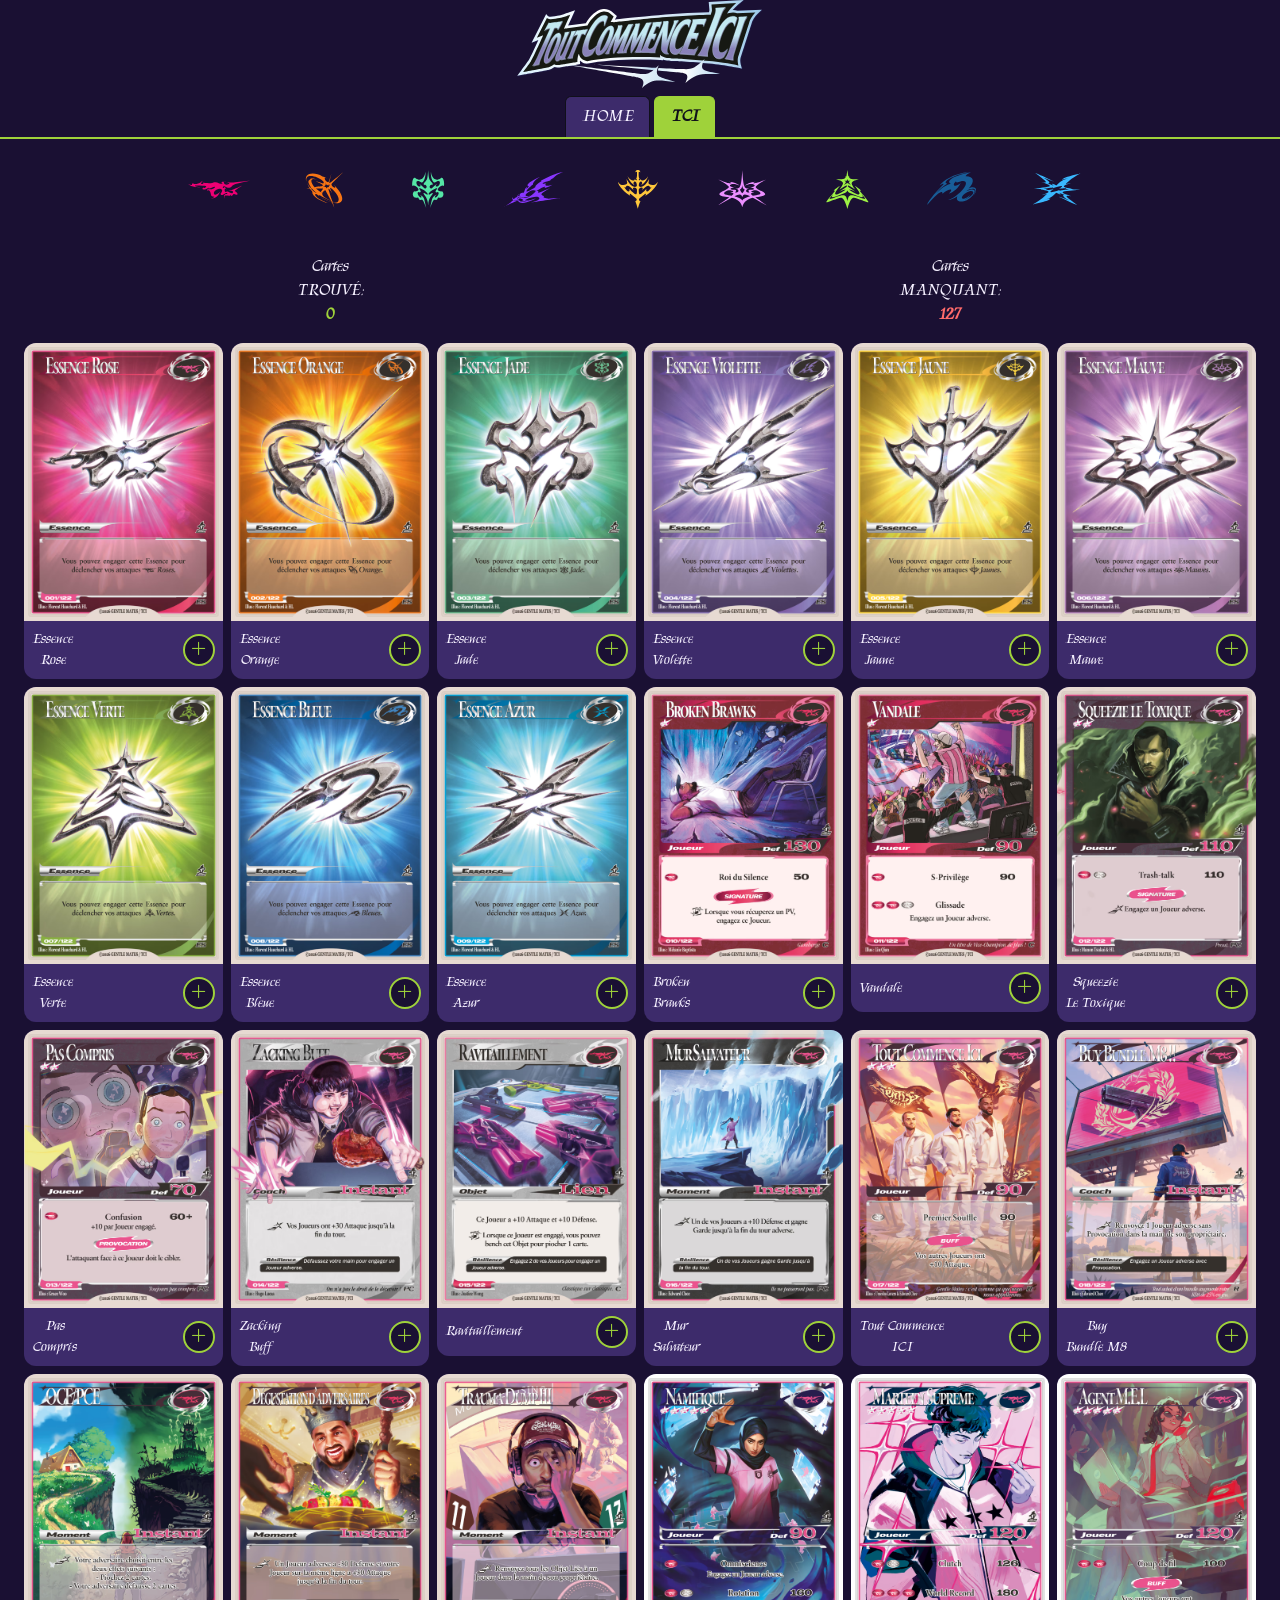
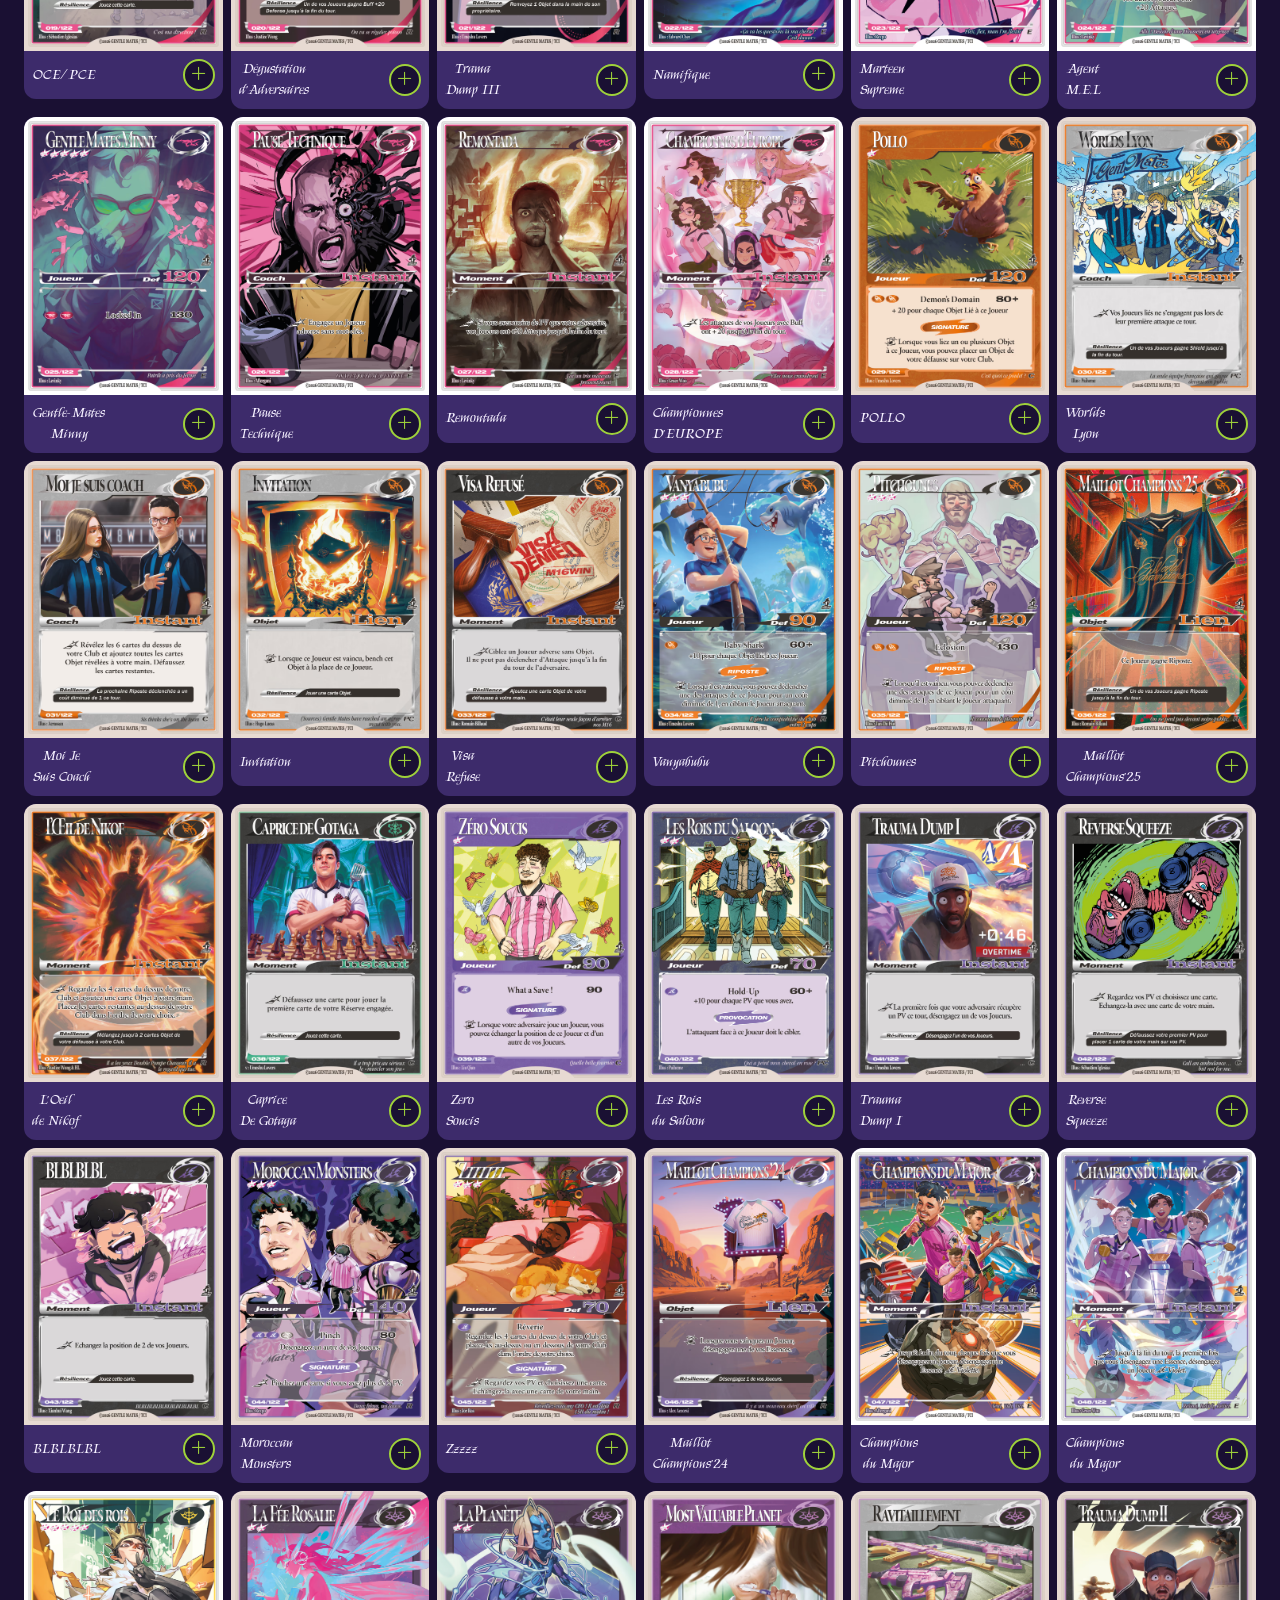
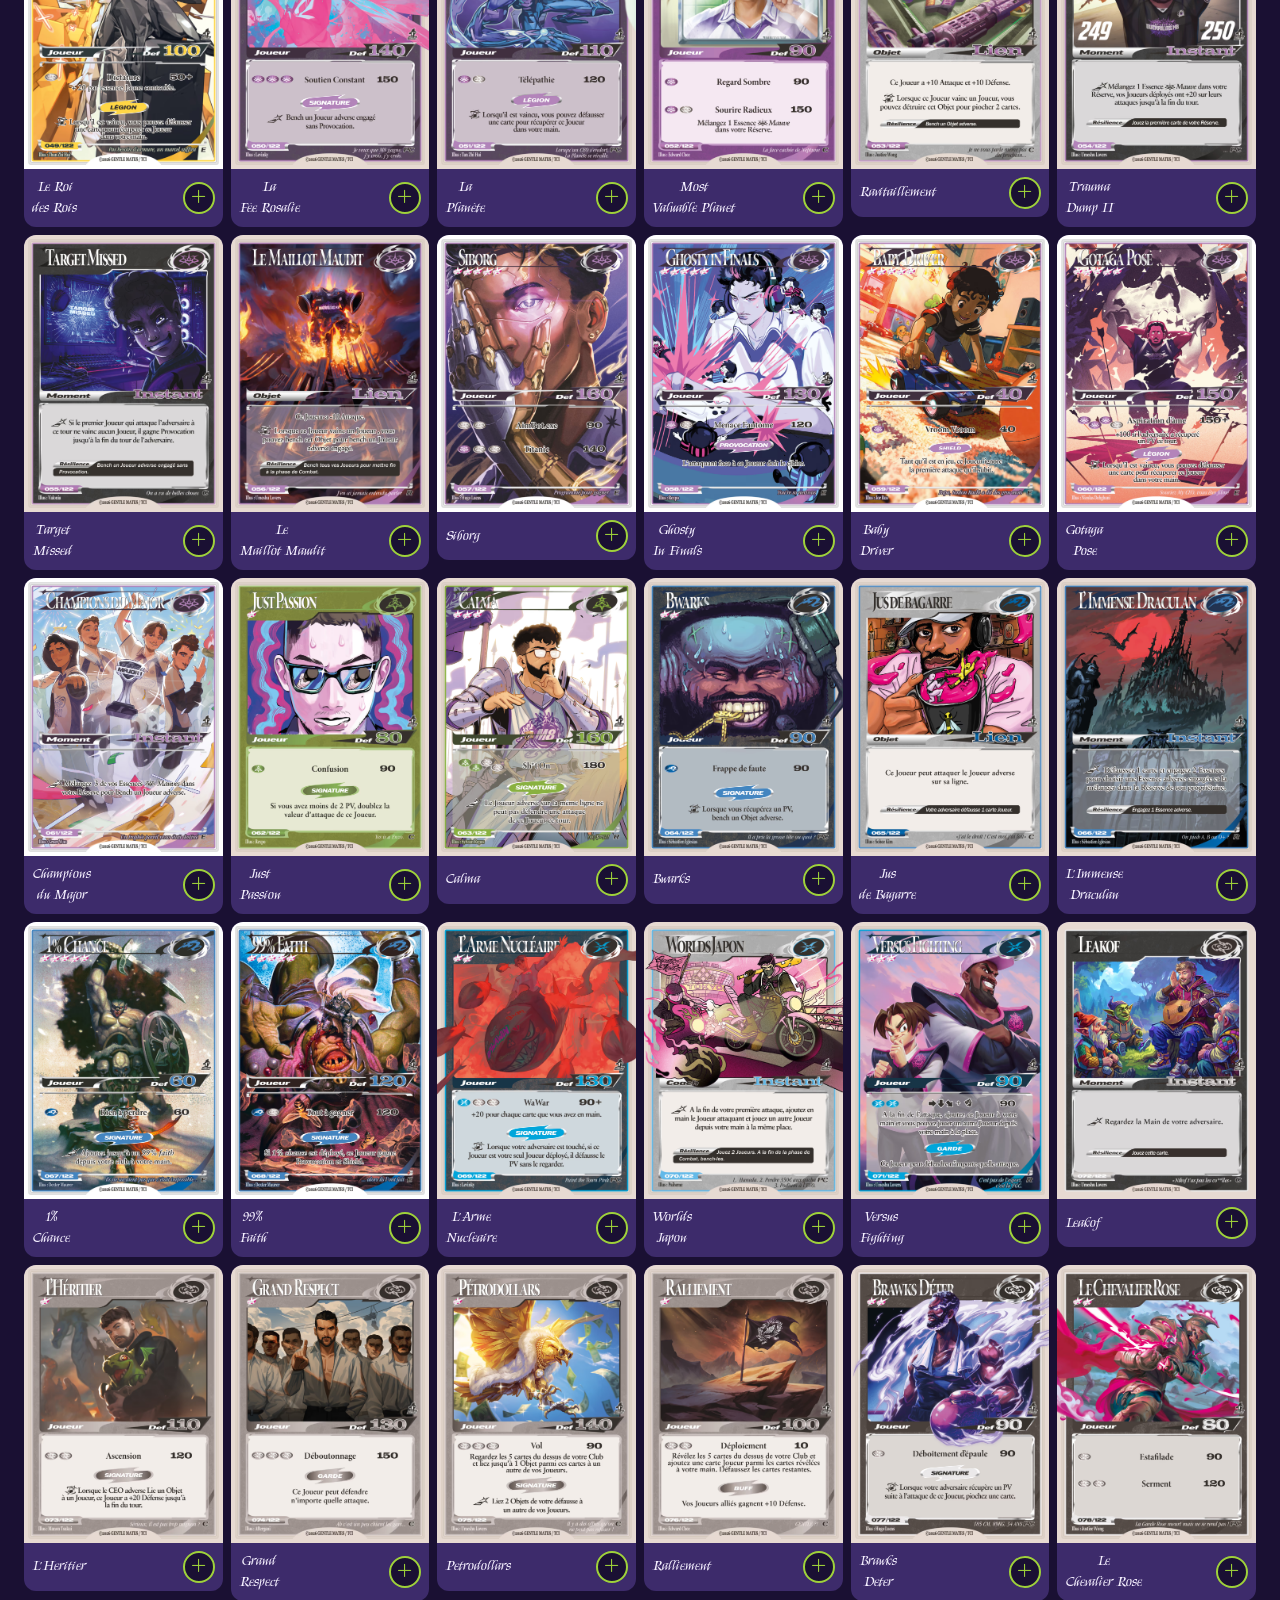
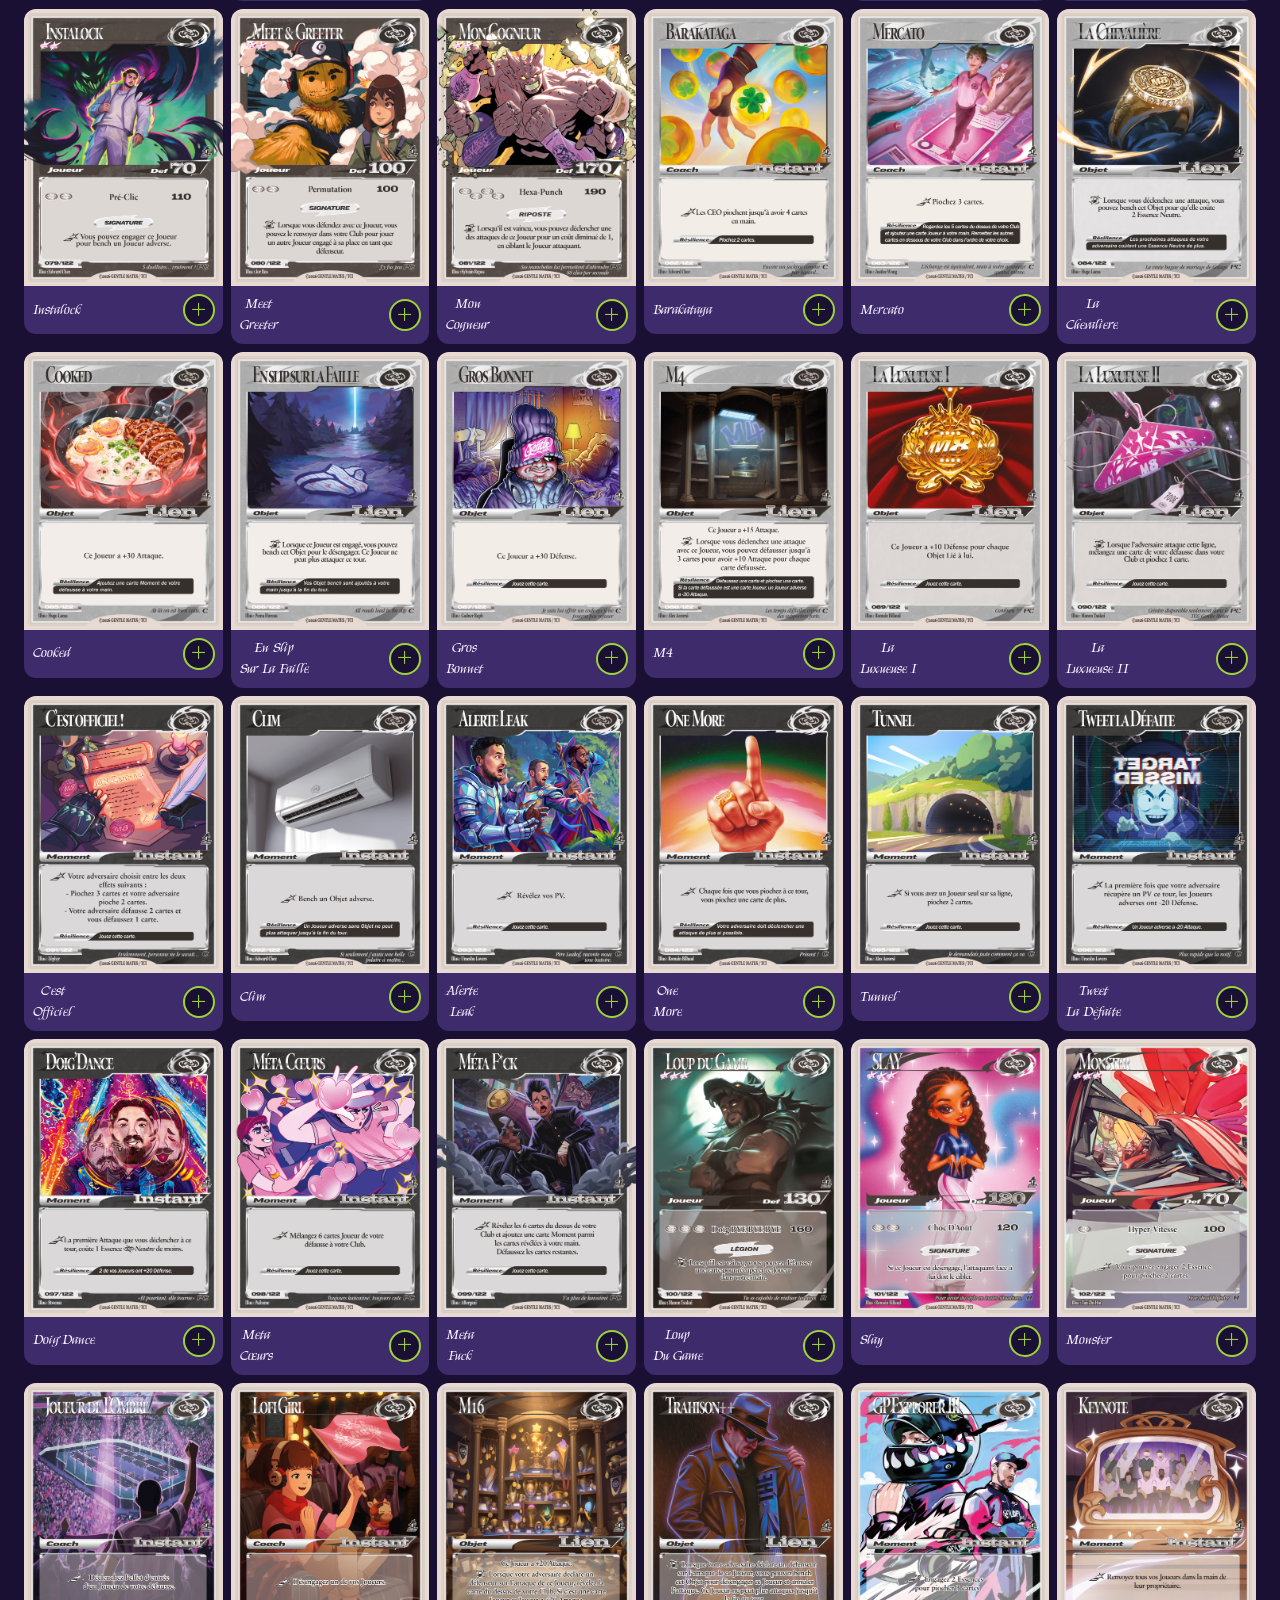
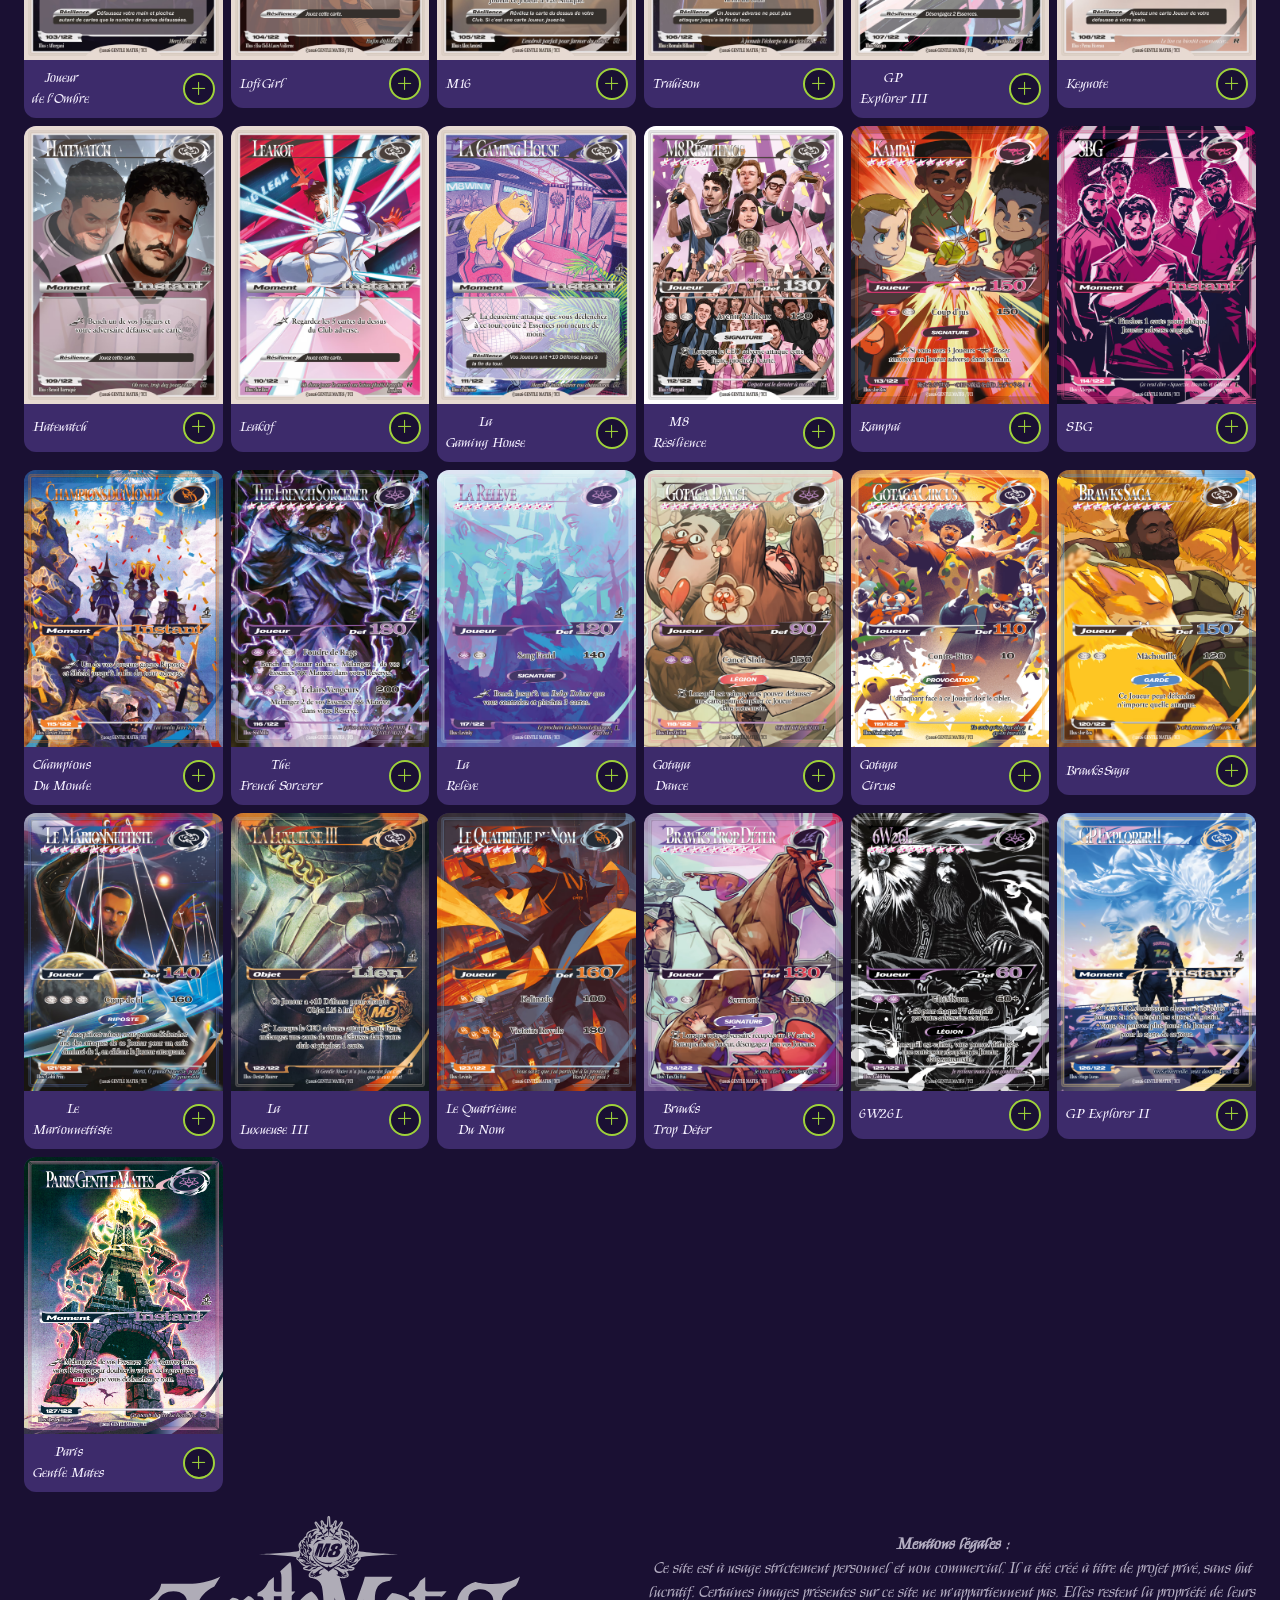
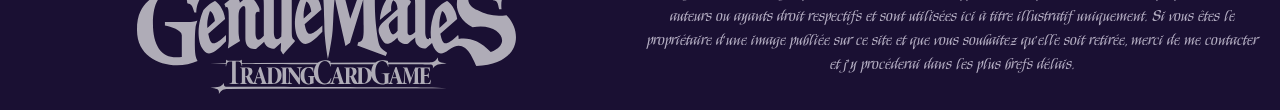
<file: TCI.html>
<!DOCTYPE html>
<html lang="fr">
<head>
    <meta charset="UTF-8">
    <meta name="viewport" content="width=device-width, initial-scale=1.0">
    <meta name="author" content="Binand-Leprand Justin" />
    <link
      href="https://cdn.jsdelivr.net/npm/bootstrap@5.3.3/dist/css/bootstrap.min.css"
      rel="stylesheet"
      crossorigin="anonymous"
    />
    <link
      rel="stylesheet"
      href="https://cdn.jsdelivr.net/npm/bootstrap-icons@1.11.3/font/bootstrap-icons.min.css"
    />
    <link rel="preconnect" href="https://fonts.googleapis.com">
    <link rel="preconnect" href="https://fonts.gstatic.com" crossorigin>
    <link href="https://fonts.googleapis.com/css2?family=Kings&display=swap" rel="stylesheet">
    <link rel="stylesheet" href="css/style.css" />
    <link rel="icon" type="image/x-icon" href="img/M8PatchWhite.ico" />
    <link rel="apple-touch-icon" href="img/M8PatchWhite.ico" />
    <link rel="manifest" href="manifest.json" />
    <title>GentleMates TCG</title>
    <script src="script/main.js" defer></script>
    <script src="script/gallery-add.js" defer></script>
</head>
<body>
    <header class="container text-center">
      <div class="row g-0">
        <div class="col-12 mb-2">
          <a href="https://www.gentlemates.com/tcg-cards" target="_blank"><img src="img/title-hero-fr.svg" alt="" class="header-logo"></a>
          
        </div>
      </div>
    </header>
    <nav>
      <ul class="nav nav-tabs">
        <li class="nav-item">
          <a class="nav-link" href="index.html">HOME</a>
        </li>
        <li class="nav-item">
          <a class="nav-link active" aria-current="page" href="TCI.html">TCI</a>
        </li>
      </ul>
    </nav>
    <main class="container-fluid text-center m-0">
      <div class="row g-0 justify-content-center align-items-center team-row">
        <div class="col-1">
          <img src="img/team-01.svg" alt="">
        </div>
        <div class="col-1">
          <img src="img/team-02.svg" alt="">
        </div>
        <div class="col-1">
          <img src="img/team-03.svg" alt="">
        </div>
        <div class="col-1">
          <img src="img/team-04.svg" alt="">
        </div>
        <div class="col-1">
          <img src="img/team-05.svg" alt="">
        </div>
        <div class="col-1">
          <img src="img/team-06.svg" alt="">
        </div>
        <div class="col-1">
          <img src="img/team-07.svg" alt="">
        </div>
        <div class="col-1">
          <img src="img/team-08.svg" alt="">
        </div>
        <div class="col-1">
          <img src="img/team-09.svg" alt="">
        </div>
      </div>
      <div class="row g-2 m-2">
        <div class="col-6">
          Cartes<br>TROUVÉ:<br><span id="card-counter-found">0</span>
        </div>
        <div class="col-6">
          Cartes<br>MANQUANT:<br><span id="card-counter-missing">0</span>
        </div>
      </div>
      <div class="row g-2 m-2">
        <div class="col-6 col-lg-2">
          <div class="card-select" data-id="card-1">
            <input type="checkbox" class="card-checkbox">
            <div class="card h-100 border-0">
              <img src="img/001_ES_Essence_Rose_Essence-Rose.avif" class="card-img-top" alt="">
        <div class="card-body p-2">
          <p class="card-text small mb-0">Essence<br>Rose</p>
              </div>
            </div>
            <div class="card-overlay">
              <i class="bi bi-check-circle-fill"></i>
            </div>
          </div>
        </div>
        <div class="col-6 col-lg-2">
          <div class="card-select" data-id="card-2">
            <input type="checkbox" class="card-checkbox">
            <div class="card h-100 border-0">
              <img src="img/002_ES_Essence_Orange_Essence-Orange.avif" class="card-img-top" alt="">
        <div class="card-body p-2">
          <p class="card-text small mb-0">Essence<br>Orange</p>
              </div>
            </div>
            <div class="card-overlay">
              <i class="bi bi-check-circle-fill"></i>
            </div>
          </div>
        </div>
        <div class="col-6 col-lg-2">
          <div class="card-select" data-id="card-3">
            <input type="checkbox" class="card-checkbox">
            <div class="card h-100 border-0">
              <img src="img/003_ES_Essence_Jade_Essence-Jade.avif" class="card-img-top" alt="">
        <div class="card-body p-2">
          <p class="card-text small mb-0">Essence<br>Jade</p>
              </div>
            </div>
            <div class="card-overlay">
              <i class="bi bi-check-circle-fill"></i>
            </div>
          </div>
        </div>
        <div class="col-6 col-lg-2">
          <div class="card-select" data-id="card-4">
            <input type="checkbox" class="card-checkbox">
            <div class="card h-100 border-0">
              <img src="img/004_ES_Essence_Violette_Essence-Violette.avif" class="card-img-top" alt="">
        <div class="card-body p-2">
          <p class="card-text small mb-0">Essence<br>Violette</p>
              </div>
            </div>
            <div class="card-overlay">
              <i class="bi bi-check-circle-fill"></i>
            </div>
          </div>
        </div>
        <div class="col-6 col-lg-2">
          <div class="card-select" data-id="card-5">
            <input type="checkbox" class="card-checkbox">
            <div class="card h-100 border-0">
              <img src="img/005_ES_Essence_Jaune_Essence-Jaune.avif" class="card-img-top" alt="">
        <div class="card-body p-2">
          <p class="card-text small mb-0">Essence<br>Jaune</p>
              </div>
            </div>
            <div class="card-overlay">
              <i class="bi bi-check-circle-fill"></i>
            </div>
          </div>
        </div>
        <div class="col-6 col-lg-2">
          <div class="card-select" data-id="card-6">
            <input type="checkbox" class="card-checkbox">
            <div class="card h-100 border-0">
              <img src="img/006_ES_Essence_Mauve_Essence-Mauve.avif" class="card-img-top" alt="">
        <div class="card-body p-2">
          <p class="card-text small mb-0">Essence<br>Mauve</p>
              </div>
            </div>
            <div class="card-overlay">
              <i class="bi bi-check-circle-fill"></i>
            </div>
          </div>
        </div>
        <div class="col-6 col-lg-2">
          <div class="card-select" data-id="card-7">
            <input type="checkbox" class="card-checkbox">
            <div class="card h-100 border-0">
              <img src="img/007_ES_Essence_Verte_Essence-Verte.avif" class="card-img-top" alt="">
        <div class="card-body p-2">
          <p class="card-text small mb-0">Essence<br>Verte</p>
              </div>
            </div>
            <div class="card-overlay">
              <i class="bi bi-check-circle-fill"></i>
            </div>
          </div>
        </div>
        <div class="col-6 col-lg-2">
          <div class="card-select" data-id="card-8">
            <input type="checkbox" class="card-checkbox">
            <div class="card h-100 border-0">
              <img src="img/008_ES_Essence_Bleue_Essence-Bleue.avif" class="card-img-top" alt="">
        <div class="card-body p-2">
          <p class="card-text small mb-0">Essence<br>Bleue</p>
              </div>
            </div>
            <div class="card-overlay">
              <i class="bi bi-check-circle-fill"></i>
            </div>
          </div>
        </div>
        <div class="col-6 col-lg-2">
          <div class="card-select" data-id="card-9">
            <input type="checkbox" class="card-checkbox">
            <div class="card h-100 border-0">
              <img src="img/009_ES_Essence_Azur_Essence-Azur.avif" class="card-img-top" alt="">
        <div class="card-body p-2">
          <p class="card-text small mb-0">Essence<br>Azur</p>
              </div>
            </div>
            <div class="card-overlay">
              <i class="bi bi-check-circle-fill"></i>
            </div>
          </div>
        </div>
        <div class="col-6 col-lg-2">
          <div class="card-select" data-id="card-10">
            <input type="checkbox" class="card-checkbox">
            <div class="card h-100 border-0">
              <img src="img/010_C_Joueur_Rose_Broken-Brawks.avif" class="card-img-top" alt="">
        <div class="card-body p-2">
          <p class="card-text small mb-0">Broken<br>Brawks</p>
              </div>
            </div>
            <div class="card-overlay">
              <i class="bi bi-check-circle-fill"></i>
            </div>
          </div>
        </div>
        <div class="col-6 col-lg-2">
          <div class="card-select" data-id="card-11">
            <input type="checkbox" class="card-checkbox">
            <div class="card h-100 border-0">
              <img src="img/011_C_Joueur_Rose_Vandale.avif" class="card-img-top" alt="">
        <div class="card-body p-2">
          <p class="card-text small mb-0">Vandale</p>
              </div>
            </div>
            <div class="card-overlay">
              <i class="bi bi-check-circle-fill"></i>
            </div>
          </div>
        </div>
        <div class="col-6 col-lg-2">
          <div class="card-select" data-id="card-12">
            <input type="checkbox" class="card-checkbox">
            <div class="card h-100 border-0">
              <img src="img/012_PC_Joueur_Rose_Squeezie-Le-Toxique.avif" class="card-img-top" alt="">
        <div class="card-body p-2">
          <p class="card-text small mb-0">Squeezie<br>Le Toxique</p>
              </div>
            </div>
            <div class="card-overlay">
              <i class="bi bi-check-circle-fill"></i>
            </div>
          </div>
        </div>
        <div class="col-6 col-lg-2">
          <div class="card-select" data-id="card-13">
            <input type="checkbox" class="card-checkbox">
            <div class="card h-100 border-0">
              <img src="img/013_PC_Joueur_Rose_Pas-Compris.avif" class="card-img-top" alt="">
        <div class="card-body p-2">
          <p class="card-text small mb-0">Pas<br>Compris</p>
              </div>
            </div>
            <div class="card-overlay">
              <i class="bi bi-check-circle-fill"></i>
            </div>
          </div>
        </div>
        <div class="col-6 col-lg-2">
          <div class="card-select" data-id="card-14">
            <input type="checkbox" class="card-checkbox">
            <div class="card h-100 border-0">
              <img src="img/014_PC_Coach-Instant_Rose_Zacking-Buff.avif" class="card-img-top" alt="">
        <div class="card-body p-2">
          <p class="card-text small mb-0">Zacking<br>Buff</p>
              </div>
            </div>
            <div class="card-overlay">
              <i class="bi bi-check-circle-fill"></i>
            </div>
          </div>
        </div>
        <div class="col-6 col-lg-2">
          <div class="card-select" data-id="card-15">
            <input type="checkbox" class="card-checkbox">
            <div class="card h-100 border-0">
              <img src="img/015_C_Objet-Lien_Rose_Ravitaillement.avif" class="card-img-top" alt="">
        <div class="card-body p-2">
          <p class="card-text small mb-0">Ravitaillement</p>
              </div>
            </div>
            <div class="card-overlay">
              <i class="bi bi-check-circle-fill"></i>
            </div>
          </div>
        </div>
        <div class="col-6 col-lg-2">
          <div class="card-select" data-id="card-16">
            <input type="checkbox" class="card-checkbox">
            <div class="card h-100 border-0">
              <img src="img/016_PC_Moment-Instant_Rose_Mur-Salvateur.avif" class="card-img-top" alt="">
        <div class="card-body p-2">
          <p class="card-text small mb-0">Mur<br>Salvateur</p>
              </div>
            </div>
            <div class="card-overlay">
              <i class="bi bi-check-circle-fill"></i>
            </div>
          </div>
        </div>
        <div class="col-6 col-lg-2">
          <div class="card-select" data-id="card-17">
            <input type="checkbox" class="card-checkbox">
            <div class="card h-100 border-0">
              <img src="img/017_R_Joueur_Rose_Tout-Commence-Ici.avif" class="card-img-top" alt="">
        <div class="card-body p-2">
          <p class="card-text small mb-0">Tout Commence<br>ICI</p>
              </div>
            </div>
            <div class="card-overlay">
              <i class="bi bi-check-circle-fill"></i>
            </div>
          </div>
        </div>
        <div class="col-6 col-lg-2">
          <div class="card-select" data-id="card-18">
            <input type="checkbox" class="card-checkbox">
            <div class="card h-100 border-0">
              <img src="img/018_R_Coach-Instant_Rose_Buy-Bundle-M8.avif" class="card-img-top" alt="">
        <div class="card-body p-2">
          <p class="card-text small mb-0">Buy<br>Bundle M8</p>
              </div>
            </div>
            <div class="card-overlay">
              <i class="bi bi-check-circle-fill"></i>
            </div>
          </div>
        </div>
        <div class="col-6 col-lg-2">
          <div class="card-select" data-id="card-19">
            <input type="checkbox" class="card-checkbox">
            <div class="card h-100 border-0">
              <img src="img/019_R_Moment-Instant_Rose_OCE-PCE.avif" class="card-img-top" alt="">
        <div class="card-body p-2">
          <p class="card-text small mb-0">OCE/PCE</p>
              </div>
            </div>
            <div class="card-overlay">
              <i class="bi bi-check-circle-fill"></i>
            </div>
          </div>
        </div>
        <div class="col-6 col-lg-2">
          <div class="card-select" data-id="card-20">
            <input type="checkbox" class="card-checkbox">
            <div class="card h-100 border-0">
              <img src="img/020_R_Moment-Instant_Rose_Degustation-D_Adversaires.avif" class="card-img-top" alt="">
        <div class="card-body p-2">
          <p class="card-text small mb-0">Dégustation<br>d'Adversaires</p>
              </div>
            </div>
            <div class="card-overlay">
              <i class="bi bi-check-circle-fill"></i>
            </div>
          </div>
        </div>
        <div class="col-6 col-lg-2">
          <div class="card-select" data-id="card-21">
            <input type="checkbox" class="card-checkbox">
            <div class="card h-100 border-0">
              <img src="img/021_R_Moment-Instant_Rose_Trauma-Dump-III.avif" class="card-img-top" alt="">
        <div class="card-body p-2">
          <p class="card-text small mb-0">Trama<br>Dump III</p>
              </div>
            </div>
            <div class="card-overlay">
              <i class="bi bi-check-circle-fill"></i>
            </div>
          </div>
        </div>
        <div class="col-6 col-lg-2">
          <div class="card-select" data-id="card-22">
            <input type="checkbox" class="card-checkbox">
            <div class="card h-100 border-0">
              <img src="img/022_E_Joueur_Rose_Namifique.avif" class="card-img-top" alt="">
        <div class="card-body p-2">
          <p class="card-text small mb-0">Namifique</p>
              </div>
            </div>
            <div class="card-overlay">
              <i class="bi bi-check-circle-fill"></i>
            </div>
          </div>
        </div>
        <div class="col-6 col-lg-2">
          <div class="card-select" data-id="card-23">
            <input type="checkbox" class="card-checkbox">
            <div class="card h-100 border-0">
              <img src="img/023_E_Joueur_Rose_Marteen-Supreme.avif" class="card-img-top" alt="">
        <div class="card-body p-2">
          <p class="card-text small mb-0">Marteen<br>Supreme</p>
              </div>
            </div>
            <div class="card-overlay">
              <i class="bi bi-check-circle-fill"></i>
            </div>
          </div>
        </div>
        <div class="col-6 col-lg-2">
          <div class="card-select" data-id="card-24">
            <input type="checkbox" class="card-checkbox">
            <div class="card h-100 border-0">
              <img src="img/024_E_Joueur_Rose_Agent-M.E.L.avif" class="card-img-top" alt="">
        <div class="card-body p-2">
          <p class="card-text small mb-0">Agent<br>M.E.L</p>
              </div>
            </div>
            <div class="card-overlay">
              <i class="bi bi-check-circle-fill"></i>
            </div>
          </div>
        </div>
        <div class="col-6 col-lg-2">
          <div class="card-select" data-id="card-25">
            <input type="checkbox" class="card-checkbox">
            <div class="card h-100 border-0">
              <img src="img/025_E_Joueur_Rose_Gentle-Mates-Minny.avif" class="card-img-top" alt="">
        <div class="card-body p-2">
          <p class="card-text small mb-0">Gentle-Mates<br>Minny</p>
              </div>
            </div>
            <div class="card-overlay">
              <i class="bi bi-check-circle-fill"></i>
            </div>
          </div>
        </div>
        <div class="col-6 col-lg-2">
          <div class="card-select" data-id="card-26">
            <input type="checkbox" class="card-checkbox">
            <div class="card h-100 border-0">
              <img src="img/026_E_Coach-Instant_Rose_Pause-Technique.avif" class="card-img-top" alt="">
        <div class="card-body p-2">
          <p class="card-text small mb-0">Pause<br>Technique</p>
              </div>
            </div>
            <div class="card-overlay">
              <i class="bi bi-check-circle-fill"></i>
            </div>
          </div>
        </div>
        <div class="col-6 col-lg-2">
          <div class="card-select" data-id="card-27">
            <input type="checkbox" class="card-checkbox">
            <div class="card h-100 border-0">
              <img src="img/027_E_Moment-Instant_Rose_Remontada.avif" class="card-img-top" alt="">
        <div class="card-body p-2">
          <p class="card-text small mb-0">Remontada</p>
              </div>
            </div>
            <div class="card-overlay">
              <i class="bi bi-check-circle-fill"></i>
            </div>
          </div>
        </div>
        <div class="col-6 col-lg-2">
          <div class="card-select" data-id="card-28">
            <input type="checkbox" class="card-checkbox">
            <div class="card h-100 border-0">
              <img src="img/028_E_Moment-Instant_Rose_Championnes-d_Europe.avif" class="card-img-top" alt="">
        <div class="card-body p-2">
          <p class="card-text small mb-0">Championnes<br>D'EUROPE</p>
              </div>
            </div>
            <div class="card-overlay">
              <i class="bi bi-check-circle-fill"></i>
            </div>
          </div>
        </div>
        <div class="col-6 col-lg-2">
          <div class="card-select" data-id="card-29">
            <input type="checkbox" class="card-checkbox">
            <div class="card h-100 border-0">
              <img src="img/029_C_Joueur_Orange_Pollo.avif" class="card-img-top" alt="">
        <div class="card-body p-2">
          <p class="card-text small mb-0">POLLO</p>
              </div>
            </div>
            <div class="card-overlay">
              <i class="bi bi-check-circle-fill"></i>
            </div>
          </div>
        </div>
        <div class="col-6 col-lg-2">
          <div class="card-select" data-id="card-30">
            <input type="checkbox" class="card-checkbox">
            <div class="card h-100 border-0">
              <img src="img/030_PC_Coach-Instant_Orange_Worlds-Lyon.avif" class="card-img-top" alt="">
        <div class="card-body p-2">
          <p class="card-text small mb-0">Worlds<br>Lyon</p>
              </div>
            </div>
            <div class="card-overlay">
              <i class="bi bi-check-circle-fill"></i>
            </div>
          </div>
        </div>
        <div class="col-6 col-lg-2">
          <div class="card-select" data-id="card-31">
            <input type="checkbox" class="card-checkbox">
            <div class="card h-100 border-0">
              <img src="img/031_C_Coach-Instant_Orange_Moi-Je-Suis-Coach.avif" class="card-img-top" alt="">
        <div class="card-body p-2">
          <p class="card-text small mb-0">Moi Je<br>Suis Coach</p>
              </div>
            </div>
            <div class="card-overlay">
              <i class="bi bi-check-circle-fill"></i>
            </div>
          </div>
        </div>
        <div class="col-6 col-lg-2">
          <div class="card-select" data-id="card-32">
            <input type="checkbox" class="card-checkbox">
            <div class="card h-100 border-0">
              <img src="img/032_PC_Objet-Lien_Orange_Invitation.avif" class="card-img-top" alt="">
        <div class="card-body p-2">
          <p class="card-text small mb-0">Invitation</p>
              </div>
            </div>
            <div class="card-overlay">
              <i class="bi bi-check-circle-fill"></i>
            </div>
          </div>
        </div>
        <div class="col-6 col-lg-2">
          <div class="card-select" data-id="card-33">
            <input type="checkbox" class="card-checkbox">
            <div class="card h-100 border-0">
              <img src="img/033_C_Moment-Instant_Orange_Visa-Refuse.avif" class="card-img-top" alt="">
        <div class="card-body p-2">
          <p class="card-text small mb-0">Visa<br>Refuse</p>
              </div>
            </div>
            <div class="card-overlay">
              <i class="bi bi-check-circle-fill"></i>
            </div>
          </div>
        </div>
        <div class="col-6 col-lg-2">
          <div class="card-select" data-id="card-34">
            <input type="checkbox" class="card-checkbox">
            <div class="card h-100 border-0">
              <img src="img/034_R_Joueur_Orange_Vanyabubu.avif" class="card-img-top" alt="">
        <div class="card-body p-2">
          <p class="card-text small mb-0">Vanyabubu</p>
              </div>
            </div>
            <div class="card-overlay">
              <i class="bi bi-check-circle-fill"></i>
            </div>
          </div>
        </div>
        <div class="col-6 col-lg-2">
          <div class="card-select" data-id="card-35">
            <input type="checkbox" class="card-checkbox">
            <div class="card h-100 border-0">
              <img src="img/035_R_Joueur_Orange_Pitchounes.avif" class="card-img-top" alt="">
        <div class="card-body p-2">
          <p class="card-text small mb-0">Pitchounes</p>
              </div>
            </div>
            <div class="card-overlay">
              <i class="bi bi-check-circle-fill"></i>
            </div>
          </div>
        </div>
        <div class="col-6 col-lg-2">
          <div class="card-select" data-id="card-36">
            <input type="checkbox" class="card-checkbox">
            <div class="card h-100 border-0">
              <img src="img/036_R_Objet-Lien_Orange_Maillot-Champions-_25.avif" class="card-img-top" alt="">
        <div class="card-body p-2">
          <p class="card-text small mb-0">Maillot<br>Champions'25</p>
              </div>
            </div>
            <div class="card-overlay">
              <i class="bi bi-check-circle-fill"></i>
            </div>
          </div>
        </div>
        <div class="col-6 col-lg-2">
          <div class="card-select" data-id="card-37">
            <input type="checkbox" class="card-checkbox">
            <div class="card h-100 border-0">
              <img src="img/037_R_Moment-Instant_Orange_L_OEil-de-Nikof.avif" class="card-img-top" alt="">
        <div class="card-body p-2">
          <p class="card-text small mb-0">L'Oeil<br>de Nikof</p>
              </div>
            </div>
            <div class="card-overlay">
              <i class="bi bi-check-circle-fill"></i>
            </div>
          </div>
        </div>
        <div class="col-6 col-lg-2">
          <div class="card-select" data-id="card-38">
            <input type="checkbox" class="card-checkbox">
            <div class="card h-100 border-0">
              <img src="img/038_C_Moment-Instant_Jade_Caprice-De-Gotaga.avif" class="card-img-top" alt="">
        <div class="card-body p-2">
          <p class="card-text small mb-0">Caprice<br>De Gotaga</p>
              </div>
            </div>
            <div class="card-overlay">
              <i class="bi bi-check-circle-fill"></i>
            </div>
          </div>
        </div>
        <div class="col-6 col-lg-2">
          <div class="card-select" data-id="card-39">
            <input type="checkbox" class="card-checkbox">
            <div class="card h-100 border-0">
              <img src="img/039_C_Joueur_Violette_Zero-Soucis.avif" class="card-img-top" alt="">
        <div class="card-body p-2">
          <p class="card-text small mb-0">Zero<br>Soucis</p>
              </div>
            </div>
            <div class="card-overlay">
              <i class="bi bi-check-circle-fill"></i>
            </div>
          </div>
        </div>
        <div class="col-6 col-lg-2">
          <div class="card-select" data-id="card-40">
            <input type="checkbox" class="card-checkbox">
            <div class="card h-100 border-0">
              <img src="img/040_PC_Joueur_Violette_Les-Rois-du-Saloon.avif" class="card-img-top" alt="">
        <div class="card-body p-2">
          <p class="card-text small mb-0">Les Rois<br>du Saloon</p>
              </div>
            </div>
            <div class="card-overlay">
              <i class="bi bi-check-circle-fill"></i>
            </div>
          </div>
        </div>
        <div class="col-6 col-lg-2">
          <div class="card-select" data-id="card-41">
            <input type="checkbox" class="card-checkbox">
            <div class="card h-100 border-0">
              <img src="img/041_C_Moment-Instant_Violette_Trauma-Dump-I.avif" class="card-img-top" alt="">
        <div class="card-body p-2">
          <p class="card-text small mb-0">Trauma<br>Dump I</p>
              </div>
            </div>
            <div class="card-overlay">
              <i class="bi bi-check-circle-fill"></i>
            </div>
          </div>
        </div>
        <div class="col-6 col-lg-2">
          <div class="card-select" data-id="card-42">
            <input type="checkbox" class="card-checkbox">
            <div class="card h-100 border-0">
              <img src="img/042_C_Moment-Instant_Violette_Reverse-Squeeze.avif" class="card-img-top" alt="">
        <div class="card-body p-2">
          <p class="card-text small mb-0">Reverse<br>Squeeze</p>
              </div>
            </div>
            <div class="card-overlay">
              <i class="bi bi-check-circle-fill"></i>
            </div>
          </div>
        </div>
        <div class="col-6 col-lg-2">
          <div class="card-select" data-id="card-43">
            <input type="checkbox" class="card-checkbox">
            <div class="card h-100 border-0">
              <img src="img/043_C_Moment-Instant_Violette_BLBLBLBL.avif" class="card-img-top" alt="">
        <div class="card-body p-2">
          <p class="card-text small mb-0">BLBLBLBL</p>
              </div>
            </div>
            <div class="card-overlay">
              <i class="bi bi-check-circle-fill"></i>
            </div>
          </div>
        </div>
        <div class="col-6 col-lg-2">
          <div class="card-select" data-id="card-44">
            <input type="checkbox" class="card-checkbox">
            <div class="card h-100 border-0">
              <img src="img/044_R_Joueur_Violette_Moroccan-Monsters.avif" class="card-img-top" alt="">
        <div class="card-body p-2">
          <p class="card-text small mb-0">Moroccan<br>Monsters</p>
              </div>
            </div>
            <div class="card-overlay">
              <i class="bi bi-check-circle-fill"></i>
            </div>
          </div>
        </div>
        <div class="col-6 col-lg-2">
          <div class="card-select" data-id="card-45">
            <input type="checkbox" class="card-checkbox">
            <div class="card h-100 border-0">
              <img src="img/045_R_Joueur_Violette_Zzzzz.avif" class="card-img-top" alt="">
        <div class="card-body p-2">
          <p class="card-text small mb-0">Zzzzz</p>
              </div>
            </div>
            <div class="card-overlay">
              <i class="bi bi-check-circle-fill"></i>
            </div>
          </div>
        </div>
        <div class="col-6 col-lg-2">
          <div class="card-select" data-id="card-46">
            <input type="checkbox" class="card-checkbox">
            <div class="card h-100 border-0">
              <img src="img/046_R_Objet-Lien_Violette_Maillot-Champions-_24.avif" class="card-img-top" alt="">
        <div class="card-body p-2">
          <p class="card-text small mb-0">Maillot<br>Champions'24</p>
              </div>
            </div>
            <div class="card-overlay">
              <i class="bi bi-check-circle-fill"></i>
            </div>
          </div>
        </div>
        <div class="col-6 col-lg-2">
          <div class="card-select" data-id="card-47">
            <input type="checkbox" class="card-checkbox">
            <div class="card h-100 border-0">
              <img src="img/047_E_Moment-Instant_Violette_Champions-du-Major.avif" class="card-img-top" alt="">
        <div class="card-body p-2">
          <p class="card-text small mb-0">Champions<br>du Major</p>
              </div>
            </div>
            <div class="card-overlay">
              <i class="bi bi-check-circle-fill"></i>
            </div>
          </div>
        </div>
        <div class="col-6 col-lg-2">
          <div class="card-select" data-id="card-48">
            <input type="checkbox" class="card-checkbox">
            <div class="card h-100 border-0">
              <img src="img/048_E_Moment-Instant_Violette_Champions-du-Major.avif" class="card-img-top" alt="">
        <div class="card-body p-2">
          <p class="card-text small mb-0">Champions<br>du Major</p>
              </div>
            </div>
            <div class="card-overlay">
              <i class="bi bi-check-circle-fill"></i>
            </div>
          </div>
        </div>
        <div class="col-6 col-lg-2">
          <div class="card-select" data-id="card-49">
            <input type="checkbox" class="card-checkbox">
            <div class="card h-100 border-0">
              <img src="img/049_E_Joueur_Jaune_Le-Roi-des-Rois.avif" class="card-img-top" alt="">
        <div class="card-body p-2">
          <p class="card-text small mb-0">Le Roi<br>des Rois</p>
              </div>
            </div>
            <div class="card-overlay">
              <i class="bi bi-check-circle-fill"></i>
            </div>
          </div>
        </div>
        <div class="col-6 col-lg-2">
          <div class="card-select" data-id="card-50">
            <input type="checkbox" class="card-checkbox">
            <div class="card h-100 border-0">
              <img src="img/050_PC_Joueur_Mauve_La-Fee-Rosalie.avif" class="card-img-top" alt="">
        <div class="card-body p-2">
          <p class="card-text small mb-0">La<br>Fée Rosalie</p>
              </div>
            </div>
            <div class="card-overlay">
              <i class="bi bi-check-circle-fill"></i>
            </div>
          </div>
        </div>
        <div class="col-6 col-lg-2">
          <div class="card-select" data-id="card-51">
            <input type="checkbox" class="card-checkbox">
            <div class="card h-100 border-0">
              <img src="img/051_PC_Joueur_Mauve_La-Planete.avif" class="card-img-top" alt="">
        <div class="card-body p-2">
          <p class="card-text small mb-0">La<br>Planète</p>
              </div>
            </div>
            <div class="card-overlay">
              <i class="bi bi-check-circle-fill"></i>
            </div>
          </div>
        </div>
        <div class="col-6 col-lg-2">
          <div class="card-select" data-id="card-52">
            <input type="checkbox" class="card-checkbox">
            <div class="card h-100 border-0">
              <img src="img/052_C_Joueur_Mauve_Most-Valuable-Planet.avif" class="card-img-top" alt="">
        <div class="card-body p-2">
          <p class="card-text small mb-0">Most<br>Valuable Planet</p>
              </div>
            </div>
            <div class="card-overlay">
              <i class="bi bi-check-circle-fill"></i>
            </div>
          </div>
        </div>
        <div class="col-6 col-lg-2">
          <div class="card-select" data-id="card-53">
            <input type="checkbox" class="card-checkbox">
            <div class="card h-100 border-0">
              <img src="img/053_C_Objet-Lien_Mauve_Ravitaillement.avif" class="card-img-top" alt="">
        <div class="card-body p-2">
          <p class="card-text small mb-0">Ravitaillement</p>
              </div>
            </div>
            <div class="card-overlay">
              <i class="bi bi-check-circle-fill"></i>
            </div>
          </div>
        </div>
        <div class="col-6 col-lg-2">
          <div class="card-select" data-id="card-54">
            <input type="checkbox" class="card-checkbox">
            <div class="card h-100 border-0">
              <img src="img/054_PC_Moment-Instant_Mauve_Trauma-Dump-II.avif" class="card-img-top" alt="">
        <div class="card-body p-2">
          <p class="card-text small mb-0">Trauma<br>Dump II</p>
              </div>
            </div>
            <div class="card-overlay">
              <i class="bi bi-check-circle-fill"></i>
            </div>
          </div>
        </div>
        <div class="col-6 col-lg-2">
          <div class="card-select" data-id="card-55">
            <input type="checkbox" class="card-checkbox">
            <div class="card h-100 border-0">
              <img src="img/055_C_Moment-Instant_Mauve_Target-Missed.avif" class="card-img-top" alt="">
        <div class="card-body p-2">
          <p class="card-text small mb-0">Target<br>Missed</p>
              </div>
            </div>
            <div class="card-overlay">
              <i class="bi bi-check-circle-fill"></i>
            </div>
          </div>
        </div>
        <div class="col-6 col-lg-2">
          <div class="card-select" data-id="card-56">
            <input type="checkbox" class="card-checkbox">
            <div class="card h-100 border-0">
              <img src="img/056_R_Objet-Lien_Mauve_Le-Maillot-Maudit.avif" class="card-img-top" alt="">
        <div class="card-body p-2">
          <p class="card-text small mb-0">Le<br>Maillot Maudit</p>
              </div>
            </div>
            <div class="card-overlay">
              <i class="bi bi-check-circle-fill"></i>
            </div>
          </div>
        </div>
        <div class="col-6 col-lg-2">
          <div class="card-select" data-id="card-57">
            <input type="checkbox" class="card-checkbox">
            <div class="card h-100 border-0">
              <img src="img/057_E_Joueur_Mauve_Siborg.avif" class="card-img-top" alt="">
        <div class="card-body p-2">
          <p class="card-text small mb-0">Siborg</p>
              </div>
            </div>
            <div class="card-overlay">
              <i class="bi bi-check-circle-fill"></i>
            </div>
          </div>
        </div>
        <div class="col-6 col-lg-2">
          <div class="card-select" data-id="card-58">
            <input type="checkbox" class="card-checkbox">
            <div class="card h-100 border-0">
              <img src="img/058_E_Joueur_Mauve_Ghosty-In-Finals.avif" class="card-img-top" alt="">
        <div class="card-body p-2">
          <p class="card-text small mb-0">Ghosty<br>In Finals</p>
              </div>
            </div>
            <div class="card-overlay">
              <i class="bi bi-check-circle-fill"></i>
            </div>
          </div>
        </div>
        <div class="col-6 col-lg-2">
          <div class="card-select" data-id="card-59">
            <input type="checkbox" class="card-checkbox">
            <div class="card h-100 border-0">
              <img src="img/059_E_Joueur_Mauve_Baby-Driver.avif" class="card-img-top" alt="">
        <div class="card-body p-2">
          <p class="card-text small mb-0">Baby<br>Driver</p>
              </div>
            </div>
            <div class="card-overlay">
              <i class="bi bi-check-circle-fill"></i>
            </div>
          </div>
        </div>
        <div class="col-6 col-lg-2">
          <div class="card-select" data-id="card-60">
            <input type="checkbox" class="card-checkbox">
            <div class="card h-100 border-0">
              <img src="img/060_E_Joueur_Mauve_Gotaga-Pose.avif" class="card-img-top" alt="">
        <div class="card-body p-2">
          <p class="card-text small mb-0">Gotaga<br>Pose</p>
              </div>
            </div>
            <div class="card-overlay">
              <i class="bi bi-check-circle-fill"></i>
            </div>
          </div>
        </div>
        <div class="col-6 col-lg-2">
          <div class="card-select" data-id="card-61">
            <input type="checkbox" class="card-checkbox">
            <div class="card h-100 border-0">
              <img src="img/061_E_Moment-Instant_Mauve_Champions-du-Major.avif" class="card-img-top" alt="">
        <div class="card-body p-2">
          <p class="card-text small mb-0">Champions<br>du Major</p>
              </div>
            </div>
            <div class="card-overlay">
              <i class="bi bi-check-circle-fill"></i>
            </div>
          </div>
        </div>
        <div class="col-6 col-lg-2">
          <div class="card-select" data-id="card-62">
            <input type="checkbox" class="card-checkbox">
            <div class="card h-100 border-0">
              <img src="img/062_C_Joueur_Verte_Just-Passion.avif" class="card-img-top" alt="">
        <div class="card-body p-2">
          <p class="card-text small mb-0">Just<br>Passion</p>
              </div>
            </div>
            <div class="card-overlay">
              <i class="bi bi-check-circle-fill"></i>
            </div>
          </div>
        </div>
        <div class="col-6 col-lg-2">
          <div class="card-select" data-id="card-63">
            <input type="checkbox" class="card-checkbox">
            <div class="card h-100 border-0">
              <img src="img/063_R_Joueur_Verte_Calma.avif" class="card-img-top" alt="">
        <div class="card-body p-2">
          <p class="card-text small mb-0">Calma</p>
              </div>
            </div>
            <div class="card-overlay">
              <i class="bi bi-check-circle-fill"></i>
            </div>
          </div>
        </div>
        <div class="col-6 col-lg-2">
          <div class="card-select" data-id="card-64">
            <input type="checkbox" class="card-checkbox">
            <div class="card h-100 border-0">
              <img src="img/064_PC_Joueur_Bleue_Bwarks.avif" class="card-img-top" alt="">
        <div class="card-body p-2">
          <p class="card-text small mb-0">Bwarks</p>
              </div>
            </div>
            <div class="card-overlay">
              <i class="bi bi-check-circle-fill"></i>
            </div>
          </div>
        </div>
        <div class="col-6 col-lg-2">
          <div class="card-select" data-id="card-65">
            <input type="checkbox" class="card-checkbox">
            <div class="card h-100 border-0">
              <img src="img/065_C_Objet-Lien_Bleue_Jus-de-Bagarre.avif" class="card-img-top" alt="">
        <div class="card-body p-2">
          <p class="card-text small mb-0">Jus<br>de Bagarre</p>
              </div>
            </div>
            <div class="card-overlay">
              <i class="bi bi-check-circle-fill"></i>
            </div>
          </div>
        </div>
        <div class="col-6 col-lg-2">
          <div class="card-select" data-id="card-66">
            <input type="checkbox" class="card-checkbox">
            <div class="card h-100 border-0">
              <img src="img/066_R_Moment-Instant_Bleue_L_Immense-Draculan.avif" class="card-img-top" alt="">
        <div class="card-body p-2">
          <p class="card-text small mb-0">L'Immense<br>Draculan</p>
              </div>
            </div>
            <div class="card-overlay">
              <i class="bi bi-check-circle-fill"></i>
            </div>
          </div>
        </div>
        <div class="col-6 col-lg-2">
          <div class="card-select" data-id="card-67">
            <input type="checkbox" class="card-checkbox">
            <div class="card h-100 border-0">
              <img src="img/067_E_Joueur_Bleue_1_-Chance.avif" class="card-img-top" alt="">
        <div class="card-body p-2">
          <p class="card-text small mb-0">1%<br>Chance</p>
              </div>
            </div>
            <div class="card-overlay">
              <i class="bi bi-check-circle-fill"></i>
            </div>
          </div>
        </div>
        <div class="col-6 col-lg-2">
          <div class="card-select" data-id="card-68">
            <input type="checkbox" class="card-checkbox">
            <div class="card h-100 border-0">
              <img src="img/068_E_Joueur_Bleue_99_-Faith.avif" class="card-img-top" alt="">
        <div class="card-body p-2">
          <p class="card-text small mb-0">99%<br>Faith</p>
              </div>
            </div>
            <div class="card-overlay">
              <i class="bi bi-check-circle-fill"></i>
            </div>
          </div>
        </div>
        <div class="col-6 col-lg-2">
          <div class="card-select" data-id="card-69">
            <input type="checkbox" class="card-checkbox">
            <div class="card h-100 border-0">
              <img src="img/069_PC_Joueur_Azur_L_Arme-Nucleaire.avif" class="card-img-top" alt="">
        <div class="card-body p-2">
          <p class="card-text small mb-0">L'Arme<br>Nucleaire</p>
              </div>
            </div>
            <div class="card-overlay">
              <i class="bi bi-check-circle-fill"></i>
            </div>
          </div>
        </div>
        <div class="col-6 col-lg-2">
          <div class="card-select" data-id="card-70">
            <input type="checkbox" class="card-checkbox">
            <div class="card h-100 border-0">
              <img src="img/070_PC_Coach-Instant_Azur_Worlds-Japon.avif" class="card-img-top" alt="">
        <div class="card-body p-2">
          <p class="card-text small mb-0">Worlds<br>Japon</p>
              </div>
            </div>
            <div class="card-overlay">
              <i class="bi bi-check-circle-fill"></i>
            </div>
          </div>
        </div>
        <div class="col-6 col-lg-2">
          <div class="card-select" data-id="card-71">
            <input type="checkbox" class="card-checkbox">
            <div class="card h-100 border-0">
              <img src="img/071_R_Joueur_Azur_Versus-Fighting.avif" class="card-img-top" alt="">
        <div class="card-body p-2">
          <p class="card-text small mb-0">Versus<br>Fighting</p>
              </div>
            </div>
            <div class="card-overlay">
              <i class="bi bi-check-circle-fill"></i>
            </div>
          </div>
        </div>
        <div class="col-6 col-lg-2">
          <div class="card-select" data-id="card-72">
            <input type="checkbox" class="card-checkbox">
            <div class="card h-100 border-0">
              <img src="img/072_C_Moment-Instant_Neutre_Leakof.avif" class="card-img-top" alt="">
        <div class="card-body p-2">
          <p class="card-text small mb-0">Leakof</p>
              </div>
            </div>
            <div class="card-overlay">
              <i class="bi bi-check-circle-fill"></i>
            </div>
          </div>
        </div>
        <div class="col-6 col-lg-2">
          <div class="card-select" data-id="card-73">
            <input type="checkbox" class="card-checkbox">
            <div class="card h-100 border-0">
              <img src="img/073_C_Joueur_Neutre_L_Heritier.avif" class="card-img-top" alt="">
        <div class="card-body p-2">
          <p class="card-text small mb-0">L'Heritier</p>
              </div>
            </div>
            <div class="card-overlay">
              <i class="bi bi-check-circle-fill"></i>
            </div>
          </div>
        </div>
        <div class="col-6 col-lg-2">
          <div class="card-select" data-id="card-74">
            <input type="checkbox" class="card-checkbox">
            <div class="card h-100 border-0">
              <img src="img/074_C_Joueur_Neutre_Grand-Respect.avif" class="card-img-top" alt="">
        <div class="card-body p-2">
          <p class="card-text small mb-0">Grand<br>Respect</p>
              </div>
            </div>
            <div class="card-overlay">
              <i class="bi bi-check-circle-fill"></i>
            </div>
          </div>
        </div>
        <div class="col-6 col-lg-2">
          <div class="card-select" data-id="card-75">
            <input type="checkbox" class="card-checkbox">
            <div class="card h-100 border-0">
              <img src="img/075_C_Joueur_Neutre_Petrodollars.avif" class="card-img-top" alt="">
        <div class="card-body p-2">
          <p class="card-text small mb-0">Petrodollars</p>
              </div>
            </div>
            <div class="card-overlay">
              <i class="bi bi-check-circle-fill"></i>
            </div>
          </div>
        </div>
        <div class="col-6 col-lg-2">
          <div class="card-select" data-id="card-76">
            <input type="checkbox" class="card-checkbox">
            <div class="card h-100 border-0">
              <img src="img/076_C_Joueur_Neutre_Ralliement.avif" class="card-img-top" alt="">
        <div class="card-body p-2">
          <p class="card-text small mb-0">Ralliement</p>
              </div>
            </div>
            <div class="card-overlay">
              <i class="bi bi-check-circle-fill"></i>
            </div>
          </div>
        </div>
        <div class="col-6 col-lg-2">
          <div class="card-select" data-id="card-77">
            <input type="checkbox" class="card-checkbox">
            <div class="card h-100 border-0">
              <img src="img/077_PC_Joueur_Neutre_Brawks-Deter.avif" class="card-img-top" alt="">
        <div class="card-body p-2">
          <p class="card-text small mb-0">Brawks<br>Deter</p>
              </div>
            </div>
            <div class="card-overlay">
              <i class="bi bi-check-circle-fill"></i>
            </div>
          </div>
        </div>
        <div class="col-6 col-lg-2">
          <div class="card-select" data-id="card-78">
            <input type="checkbox" class="card-checkbox">
            <div class="card h-100 border-0">
              <img src="img/078_PC_Joueur_Neutre_Le-Chevalier-Rose.avif" class="card-img-top" alt="">
        <div class="card-body p-2">
          <p class="card-text small mb-0">Le<br>Chevalier Rose</p>
              </div>
            </div>
            <div class="card-overlay">
              <i class="bi bi-check-circle-fill"></i>
            </div>
          </div>
        </div>
        <div class="col-6 col-lg-2">
          <div class="card-select" data-id="card-79">
            <input type="checkbox" class="card-checkbox">
            <div class="card h-100 border-0">
              <img src="img/079_PC_Joueur_Neutre_Instalock.avif" class="card-img-top" alt="">
        <div class="card-body p-2">
          <p class="card-text small mb-0">Instalock</p>
              </div>
            </div>
            <div class="card-overlay">
              <i class="bi bi-check-circle-fill"></i>
            </div>
          </div>
        </div>
        <div class="col-6 col-lg-2">
          <div class="card-select" data-id="card-80">
            <input type="checkbox" class="card-checkbox">
            <div class="card h-100 border-0">
              <img src="img/080_PC_Joueur_Neutre_Meet-Greeter.avif" class="card-img-top" alt="">
        <div class="card-body p-2">
          <p class="card-text small mb-0">Meet<br>Greeter</p>
              </div>
            </div>
            <div class="card-overlay">
              <i class="bi bi-check-circle-fill"></i>
            </div>
          </div>
        </div>
        <div class="col-6 col-lg-2">
          <div class="card-select" data-id="card-81">
            <input type="checkbox" class="card-checkbox">
            <div class="card h-100 border-0">
              <img src="img/081_PC_Joueur_Neutre_Mon-Cogneur.avif" class="card-img-top" alt="">
        <div class="card-body p-2">
          <p class="card-text small mb-0">Mon<br>Cogneur</p>
              </div>
            </div>
            <div class="card-overlay">
              <i class="bi bi-check-circle-fill"></i>
            </div>
          </div>
        </div>
        <div class="col-6 col-lg-2">
          <div class="card-select" data-id="card-82">
            <input type="checkbox" class="card-checkbox">
            <div class="card h-100 border-0">
              <img src="img/082_C_Coach-Instant_Neutre_Barakataga.avif" class="card-img-top" alt="">
        <div class="card-body p-2">
          <p class="card-text small mb-0">Barakataga</p>
              </div>
            </div>
            <div class="card-overlay">
              <i class="bi bi-check-circle-fill"></i>
            </div>
          </div>
        </div>
        <div class="col-6 col-lg-2">
          <div class="card-select" data-id="card-83">
            <input type="checkbox" class="card-checkbox">
            <div class="card h-100 border-0">
              <img src="img/083_C_Coach-Instant_Neutre_Mercato.avif" class="card-img-top" alt="">
        <div class="card-body p-2">
          <p class="card-text small mb-0">Mercato</p>
              </div>
            </div>
            <div class="card-overlay">
              <i class="bi bi-check-circle-fill"></i>
            </div>
          </div>
        </div>
        <div class="col-6 col-lg-2">
          <div class="card-select" data-id="card-84">
            <input type="checkbox" class="card-checkbox">
            <div class="card h-100 border-0">
              <img src="img/084_PC_Objet-Lien_Neutre_La-Chevaliere.avif" class="card-img-top" alt="">
        <div class="card-body p-2">
          <p class="card-text small mb-0">La<br>Chevaliere</p>
              </div>
            </div>
            <div class="card-overlay">
              <i class="bi bi-check-circle-fill"></i>
            </div>
          </div>
        </div>
        <div class="col-6 col-lg-2">
          <div class="card-select" data-id="card-85">
            <input type="checkbox" class="card-checkbox">
            <div class="card h-100 border-0">
              <img src="img/085_C_Objet-Lien_Neutre_Cooked.avif" class="card-img-top" alt="">
        <div class="card-body p-2">
          <p class="card-text small mb-0">Cooked</p>
              </div>
            </div>
            <div class="card-overlay">
              <i class="bi bi-check-circle-fill"></i>
            </div>
          </div>
        </div>
        <div class="col-6 col-lg-2">
          <div class="card-select" data-id="card-86">
            <input type="checkbox" class="card-checkbox">
            <div class="card h-100 border-0">
              <img src="img/086_C_Objet-Lien_Neutre_En-Slip-Sur-La-Faille.avif" class="card-img-top" alt="">
        <div class="card-body p-2">
          <p class="card-text small mb-0">En Slip<br>Sur La Faille</p>
              </div>
            </div>
            <div class="card-overlay">
              <i class="bi bi-check-circle-fill"></i>
            </div>
          </div>
        </div>
        <div class="col-6 col-lg-2">
          <div class="card-select" data-id="card-87">
            <input type="checkbox" class="card-checkbox">
            <div class="card h-100 border-0">
              <img src="img/087_C_Objet-Lien_Neutre_Gros-Bonnet.avif" class="card-img-top" alt="">
        <div class="card-body p-2">
          <p class="card-text small mb-0">Gros<br>Bonnet</p>
              </div>
            </div>
            <div class="card-overlay">
              <i class="bi bi-check-circle-fill"></i>
            </div>
          </div>
        </div>
        <div class="col-6 col-lg-2">
          <div class="card-select" data-id="card-88">
            <input type="checkbox" class="card-checkbox">
            <div class="card h-100 border-0">
              <img src="img/088_C_Objet-Lien_Neutre_M4.avif" class="card-img-top" alt="">
        <div class="card-body p-2">
          <p class="card-text small mb-0">M4</p>
              </div>
            </div>
            <div class="card-overlay">
              <i class="bi bi-check-circle-fill"></i>
            </div>
          </div>
        </div>
        <div class="col-6 col-lg-2">
          <div class="card-select" data-id="card-89">
            <input type="checkbox" class="card-checkbox">
            <div class="card h-100 border-0">
              <img src="img/089_PC_Objet-Lien_Neutre_La-Luxueuse-I.avif" class="card-img-top" alt="">
        <div class="card-body p-2">
          <p class="card-text small mb-0">La<br>Luxueuse I</p>
              </div>
            </div>
            <div class="card-overlay">
              <i class="bi bi-check-circle-fill"></i>
            </div>
          </div>
        </div>
        <div class="col-6 col-lg-2">
          <div class="card-select" data-id="card-90">
            <input type="checkbox" class="card-checkbox">
            <div class="card h-100 border-0">
              <img src="img/090_PC_Objet-Lien_Neutre_La-Luxueuse-II.avif" class="card-img-top" alt="">
        <div class="card-body p-2">
          <p class="card-text small mb-0">La<br>Luxueuse II</p>
              </div>
            </div>
            <div class="card-overlay">
              <i class="bi bi-check-circle-fill"></i>
            </div>
          </div>
        </div>
        <div class="col-6 col-lg-2">
          <div class="card-select" data-id="card-91">
            <input type="checkbox" class="card-checkbox">
            <div class="card h-100 border-0">
              <img src="img/091_C_Moment-Instant_Neutre_C_est-Officiel.avif" class="card-img-top" alt="">
        <div class="card-body p-2">
          <p class="card-text small mb-0">C'est<br>Officiel</p>
              </div>
            </div>
            <div class="card-overlay">
              <i class="bi bi-check-circle-fill"></i>
            </div>
          </div>
        </div>
        <div class="col-6 col-lg-2">
          <div class="card-select" data-id="card-92">
            <input type="checkbox" class="card-checkbox">
            <div class="card h-100 border-0">
              <img src="img/092_C_Moment-Instant_Neutre_Clim.avif" class="card-img-top" alt="">
        <div class="card-body p-2">
          <p class="card-text small mb-0">Clim</p>
              </div>
            </div>
            <div class="card-overlay">
              <i class="bi bi-check-circle-fill"></i>
            </div>
          </div>
        </div>
        <div class="col-6 col-lg-2">
          <div class="card-select" data-id="card-93">
            <input type="checkbox" class="card-checkbox">
            <div class="card h-100 border-0">
              <img src="img/093_C_Moment-Instant_Neutre_Alerte-Leak.avif" class="card-img-top" alt="">
        <div class="card-body p-2">
          <p class="card-text small mb-0">Alerte<br>Leak</p>
              </div>
            </div>
            <div class="card-overlay">
              <i class="bi bi-check-circle-fill"></i>
            </div>
          </div>
        </div>
        <div class="col-6 col-lg-2">
          <div class="card-select" data-id="card-94">
            <input type="checkbox" class="card-checkbox">
            <div class="card h-100 border-0">
              <img src="img/094_C_Moment-Instant_Neutre_One-More.avif" class="card-img-top" alt="">
        <div class="card-body p-2">
          <p class="card-text small mb-0">One<br>More</p>
              </div>
            </div>
            <div class="card-overlay">
              <i class="bi bi-check-circle-fill"></i>
            </div>
          </div>
        </div>
        <div class="col-6 col-lg-2">
          <div class="card-select" data-id="card-95">
            <input type="checkbox" class="card-checkbox">
            <div class="card h-100 border-0">
              <img src="img/095_C_Moment-Instant_Neutre_Tunnel.avif" class="card-img-top" alt="">
        <div class="card-body p-2">
          <p class="card-text small mb-0">Tunnel</p>
              </div>
            </div>
            <div class="card-overlay">
              <i class="bi bi-check-circle-fill"></i>
            </div>
          </div>
        </div>
        <div class="col-6 col-lg-2">
          <div class="card-select" data-id="card-96">
            <input type="checkbox" class="card-checkbox">
            <div class="card h-100 border-0">
              <img src="img/096_C_Moment-Instant_Neutre_Tweet-La-Defaite.avif" class="card-img-top" alt="">
        <div class="card-body p-2">
          <p class="card-text small mb-0">Tweet<br>La Défaite</p>
              </div>
            </div>
            <div class="card-overlay">
              <i class="bi bi-check-circle-fill"></i>
            </div>
          </div>
        </div>
        <div class="col-6 col-lg-2">
          <div class="card-select" data-id="card-97">
            <input type="checkbox" class="card-checkbox">
            <div class="card h-100 border-0">
              <img src="img/097_PC_Moment-Instant_Neutre_Doig_Dance.avif" class="card-img-top" alt="">
        <div class="card-body p-2">
          <p class="card-text small mb-0">Doig'Dance</p>
              </div>
            </div>
            <div class="card-overlay">
              <i class="bi bi-check-circle-fill"></i>
            </div>
          </div>
        </div>
        <div class="col-6 col-lg-2">
          <div class="card-select" data-id="card-98">
            <input type="checkbox" class="card-checkbox">
            <div class="card h-100 border-0">
              <img src="img/098_PC_Moment-Instant_Neutre_Meta-Coeurs.avif" class="card-img-top" alt="">
        <div class="card-body p-2">
          <p class="card-text small mb-0">Meta<br>Cœurs</p>
              </div>
            </div>
            <div class="card-overlay">
              <i class="bi bi-check-circle-fill"></i>
            </div>
          </div>
        </div>
        <div class="col-6 col-lg-2">
          <div class="card-select" data-id="card-99">
            <input type="checkbox" class="card-checkbox">
            <div class="card h-100 border-0">
              <img src="img/099_PC_Moment-Instant_Neutre_Meta-F-ck.avif" class="card-img-top" alt="">
        <div class="card-body p-2">
          <p class="card-text small mb-0">Meta<br>Fuck</p>
              </div>
            </div>
            <div class="card-overlay">
              <i class="bi bi-check-circle-fill"></i>
            </div>
          </div>
        </div>
        <div class="col-6 col-lg-2">
          <div class="card-select" data-id="card-100">
            <input type="checkbox" class="card-checkbox">
            <div class="card h-100 border-0">
              <img src="img/100_R_Joueur_Neutre_Loup-Du-Game.avif" class="card-img-top" alt="">
        <div class="card-body p-2">
          <p class="card-text small mb-0">Loup<br>Du Game</p>
              </div>
            </div>
            <div class="card-overlay">
              <i class="bi bi-check-circle-fill"></i>
            </div>
          </div>
        </div>
        <div class="col-6 col-lg-2">
          <div class="card-select" data-id="card-101">
            <input type="checkbox" class="card-checkbox">
            <div class="card h-100 border-0">
              <img src="img/101_R_Joueur_Neutre_Slay.avif" class="card-img-top" alt="">
        <div class="card-body p-2">
          <p class="card-text small mb-0">Slay</p>
              </div>
            </div>
            <div class="card-overlay">
              <i class="bi bi-check-circle-fill"></i>
            </div>
          </div>
        </div>
        <div class="col-6 col-lg-2">
          <div class="card-select" data-id="card-102">
            <input type="checkbox" class="card-checkbox">
            <div class="card h-100 border-0">
              <img src="img/102_R_Joueur_Neutre_Monster.avif" class="card-img-top" alt="">
        <div class="card-body p-2">
          <p class="card-text small mb-0">Monster</p>
              </div>
            </div>
            <div class="card-overlay">
              <i class="bi bi-check-circle-fill"></i>
            </div>
          </div>
        </div>
        <div class="col-6 col-lg-2">
          <div class="card-select" data-id="card-103">
            <input type="checkbox" class="card-checkbox">
            <div class="card h-100 border-0">
              <img src="img/103_R_Coach-Instant_Neutre_Joueur-de-l_Ombre.avif" class="card-img-top" alt="">
        <div class="card-body p-2">
          <p class="card-text small mb-0">Joueur<br>de l'Ombre</p>
              </div>
            </div>
            <div class="card-overlay">
              <i class="bi bi-check-circle-fill"></i>
            </div>
          </div>
        </div>
        <div class="col-6 col-lg-2">
          <div class="card-select" data-id="card-104">
            <input type="checkbox" class="card-checkbox">
            <div class="card h-100 border-0">
              <img src="img/104_R_Coach-Instant_Neutre_LofiGirl.avif" class="card-img-top" alt="">
        <div class="card-body p-2">
          <p class="card-text small mb-0">LofiGirl</p>
              </div>
            </div>
            <div class="card-overlay">
              <i class="bi bi-check-circle-fill"></i>
            </div>
          </div>
        </div>
        <div class="col-6 col-lg-2">
          <div class="card-select" data-id="card-105">
            <input type="checkbox" class="card-checkbox">
            <div class="card h-100 border-0">
              <img src="img/105_R_Objet-Lien_Neutre_M16.avif" class="card-img-top" alt="">
        <div class="card-body p-2">
          <p class="card-text small mb-0">M16</p>
              </div>
            </div>
            <div class="card-overlay">
              <i class="bi bi-check-circle-fill"></i>
            </div>
          </div>
        </div>
        <div class="col-6 col-lg-2">
          <div class="card-select" data-id="card-106">
            <input type="checkbox" class="card-checkbox">
            <div class="card h-100 border-0">
              <img src="img/106_R_Objet-Lien_Neutre_Trahison.avif" class="card-img-top" alt="">
        <div class="card-body p-2">
          <p class="card-text small mb-0">Trahison</p>
              </div>
            </div>
            <div class="card-overlay">
              <i class="bi bi-check-circle-fill"></i>
            </div>
          </div>
        </div>
        <div class="col-6 col-lg-2">
          <div class="card-select" data-id="card-107">
            <input type="checkbox" class="card-checkbox">
            <div class="card h-100 border-0">
              <img src="img/107_R_Moment-Instant_Neutre_GP-Explorer-III.avif" class="card-img-top" alt="">
        <div class="card-body p-2">
          <p class="card-text small mb-0">GP<br>Explorer III</p>
              </div>
            </div>
            <div class="card-overlay">
              <i class="bi bi-check-circle-fill"></i>
            </div>
          </div>
        </div>
        <div class="col-6 col-lg-2">
          <div class="card-select" data-id="card-108">
            <input type="checkbox" class="card-checkbox">
            <div class="card h-100 border-0">
              <img src="img/108_R_Moment-Instant_Neutre_Keynote.avif" class="card-img-top" alt="">
        <div class="card-body p-2">
          <p class="card-text small mb-0">Keynote</p>
              </div>
            </div>
            <div class="card-overlay">
              <i class="bi bi-check-circle-fill"></i>
            </div>
          </div>
        </div>
        <div class="col-6 col-lg-2">
          <div class="card-select" data-id="card-109">
            <input type="checkbox" class="card-checkbox">
            <div class="card h-100 border-0">
              <img src="img/109_R_Moment-Instant_Neutre_Hatewatch.avif" class="card-img-top" alt="">
        <div class="card-body p-2">
          <p class="card-text small mb-0">Hatewatch</p>
              </div>
            </div>
            <div class="card-overlay">
              <i class="bi bi-check-circle-fill"></i>
            </div>
          </div>
        </div>
        <div class="col-6 col-lg-2">
          <div class="card-select" data-id="card-110">
            <input type="checkbox" class="card-checkbox">
            <div class="card h-100 border-0">
              <img src="img/110_R_Moment-Instant_Neutre_Leakof.avif" class="card-img-top" alt="">
        <div class="card-body p-2">
          <p class="card-text small mb-0">Leakof</p>
              </div>
            </div>
            <div class="card-overlay">
              <i class="bi bi-check-circle-fill"></i>
            </div>
          </div>
        </div>
        <div class="col-6 col-lg-2">
          <div class="card-select" data-id="card-111">
            <input type="checkbox" class="card-checkbox">
            <div class="card h-100 border-0">
              <img src="img/111_R_Moment-Instant_Neutre_La-Gaming-House.avif" class="card-img-top" alt="">
        <div class="card-body p-2">
          <p class="card-text small mb-0">La<br>Gaming House</p>
              </div>
            </div>
            <div class="card-overlay">
              <i class="bi bi-check-circle-fill"></i>
            </div>
          </div>
        </div>
        <div class="col-6 col-lg-2">
          <div class="card-select" data-id="card-112">
            <input type="checkbox" class="card-checkbox">
            <div class="card h-100 border-0">
              <img src="img/112_E_Joueur_Neutre_M8-Resilience.avif" class="card-img-top" alt="">
        <div class="card-body p-2">
          <p class="card-text small mb-0">M8<br>Résilience</p>
              </div>
            </div>
            <div class="card-overlay">
              <i class="bi bi-check-circle-fill"></i>
            </div>
          </div>
        </div>
        <div class="col-6 col-lg-2">
          <div class="card-select" data-id="card-113">
            <input type="checkbox" class="card-checkbox">
            <div class="card h-100 border-0">
              <img src="img/113_L_Joueur_Rose_Kampai.avif" class="card-img-top" alt="">
        <div class="card-body p-2">
          <p class="card-text small mb-0">Kampai</p>
              </div>
            </div>
            <div class="card-overlay">
              <i class="bi bi-check-circle-fill"></i>
            </div>
          </div>
        </div>
        <div class="col-6 col-lg-2">
          <div class="card-select" data-id="card-114">
            <input type="checkbox" class="card-checkbox">
            <div class="card h-100 border-0">
              <img src="img/114_L_Moment-Instant_Rose_SBG.avif" class="card-img-top" alt="">
        <div class="card-body p-2">
          <p class="card-text small mb-0">SBG</p>
              </div>
            </div>
            <div class="card-overlay">
              <i class="bi bi-check-circle-fill"></i>
            </div>
          </div>
        </div>
        <div class="col-6 col-lg-2">
          <div class="card-select" data-id="card-115">
            <input type="checkbox" class="card-checkbox">
            <div class="card h-100 border-0">
              <img src="img/115_L_Moment-Instant_Orange_Champions-Du-Monde.avif" class="card-img-top" alt="">
        <div class="card-body p-2">
          <p class="card-text small mb-0">Champions<br>Du Monde</p>
              </div>
            </div>
            <div class="card-overlay">
              <i class="bi bi-check-circle-fill"></i>
            </div>
          </div>
        </div>
        <div class="col-6 col-lg-2">
          <div class="card-select" data-id="card-116">
            <input type="checkbox" class="card-checkbox">
            <div class="card h-100 border-0">
              <img src="img/116_L_Joueur_Mauve_The-French-Sorcerer.avif" class="card-img-top" alt="">
        <div class="card-body p-2">
          <p class="card-text small mb-0">The<br>French Sorcerer</p>
              </div>
            </div>
            <div class="card-overlay">
              <i class="bi bi-check-circle-fill"></i>
            </div>
          </div>
        </div>
        <div class="col-6 col-lg-2">
          <div class="card-select" data-id="card-117">
            <input type="checkbox" class="card-checkbox">
            <div class="card h-100 border-0">
              <img src="img/117_L_Joueur_Mauve_La-Releve.avif" class="card-img-top" alt="">
        <div class="card-body p-2">
          <p class="card-text small mb-0">La<br>Relève</p>
              </div>
            </div>
            <div class="card-overlay">
              <i class="bi bi-check-circle-fill"></i>
            </div>
          </div>
        </div>
        <div class="col-6 col-lg-2">
          <div class="card-select" data-id="card-118">
            <input type="checkbox" class="card-checkbox">
            <div class="card h-100 border-0">
              <img src="img/118_L_Joueur_Mauve_Gotaga-Dance.avif" class="card-img-top" alt="">
        <div class="card-body p-2">
          <p class="card-text small mb-0">Gotaga<br>Dance</p>
              </div>
            </div>
            <div class="card-overlay">
              <i class="bi bi-check-circle-fill"></i>
            </div>
          </div>
        </div>
        <div class="col-6 col-lg-2">
          <div class="card-select" data-id="card-119">
            <input type="checkbox" class="card-checkbox">
            <div class="card h-100 border-0">
              <img src="img/119_L_Joueur_Neutre_Gotaga-Circus.avif" class="card-img-top" alt="">
        <div class="card-body p-2">
          <p class="card-text small mb-0">Gotaga<br>Circus</p>
              </div>
            </div>
            <div class="card-overlay">
              <i class="bi bi-check-circle-fill"></i>
            </div>
          </div>
        </div>
        <div class="col-6 col-lg-2">
          <div class="card-select" data-id="card-120">
            <input type="checkbox" class="card-checkbox">
            <div class="card h-100 border-0">
              <img src="img/120_L_Joueur_Neutre_BrawksSaga.avif" class="card-img-top" alt="">
        <div class="card-body p-2">
          <p class="card-text small mb-0">BrawksSaga</p>
              </div>
            </div>
            <div class="card-overlay">
              <i class="bi bi-check-circle-fill"></i>
            </div>
          </div>
        </div>
        <div class="col-6 col-lg-2">
          <div class="card-select" data-id="card-121">
            <input type="checkbox" class="card-checkbox">
            <div class="card h-100 border-0">
              <img src="img/121_L_Joueur_Neutre_Le-Marionnettiste.avif" class="card-img-top" alt="">
        <div class="card-body p-2">
          <p class="card-text small mb-0">Le<br>Marionnettiste</p>
              </div>
            </div>
            <div class="card-overlay">
              <i class="bi bi-check-circle-fill"></i>
            </div>
          </div>
        </div>
        <div class="col-6 col-lg-2">
          <div class="card-select" data-id="card-122">
            <input type="checkbox" class="card-checkbox">
            <div class="card h-100 border-0">
              <img src="img/122_L_Objet-Lien_Neutre_La-Luxueuse-III.avif" class="card-img-top" alt="">
        <div class="card-body p-2">
          <p class="card-text small mb-0">La<br>Luxueuse III</p>
              </div>
            </div>
            <div class="card-overlay">
              <i class="bi bi-check-circle-fill"></i>
            </div>
          </div>
        </div>
        <div class="col-6 col-lg-2">
          <div class="card-select" data-id="card-123">
            <input type="checkbox" class="card-checkbox">
            <div class="card h-100 border-0">
              <img src="img/123_S_Joueur_Orange_Le-Quatrieme-du-Nom.avif" class="card-img-top" alt="">
              <div class="card-body p-2">
                <p class="card-text small mb-0">Le Quatrième<br>Du Nom</p>
              </div>
            </div>
            <div class="card-overlay">
              <i class="bi bi-check-circle-fill"></i>
            </div>
          </div>
        </div>
        <div class="col-6 col-lg-2">
          <div class="card-select" data-id="card-124">
            <input type="checkbox" class="card-checkbox">
            <div class="card h-100 border-0">
              <img src="img/124_S_Joueur_Violette_Brawks-Trop-Deter.avif" class="card-img-top" alt="">
              <div class="card-body p-2">
                <p class="card-text small mb-0">Brawks<br>Trop Déter</p>
              </div>
            </div>
            <div class="card-overlay">
              <i class="bi bi-check-circle-fill"></i>
            </div>
          </div>
        </div>
        <div class="col-6 col-lg-2">
          <div class="card-select" data-id="card-125">
            <input type="checkbox" class="card-checkbox">
            <div class="card h-100 border-0">
              <img src="img/125_S_Joueur_Mauve_6W26L.avif" class="card-img-top" alt="">
              <div class="card-body p-2">
                <p class="card-text small mb-0">6W26L</p>
              </div>
            </div>
            <div class="card-overlay">
              <i class="bi bi-check-circle-fill"></i>
            </div>
          </div>
        </div>
        <div class="col-6 col-lg-2">
          <div class="card-select" data-id="card-126">
            <input type="checkbox" class="card-checkbox">
            <div class="card h-100 border-0">
              <img src="img/126_S_Moment-Instant_Neutre_GP-Explorer-II.avif" class="card-img-top" alt="">
              <div class="card-body p-2">
                <p class="card-text small mb-0">GP Explorer II</p>
              </div>
            </div>
            <div class="card-overlay">
              <i class="bi bi-check-circle-fill"></i>
            </div>
          </div>
        </div>
        <div class="col-6 col-lg-2">
          <div class="card-select" data-id="card-127">
            <input type="checkbox" class="card-checkbox">
            <div class="card h-100 border-0">
              <img src="img/M8_TCG_Secrete_ParisGentleMates.avif" class="card-img-top" alt="">
              <div class="card-body p-2">
                <p class="card-text small mb-0">Paris<br>Gentle Mates</p>
              </div>
            </div>
            <div class="card-overlay">
              <i class="bi bi-check-circle-fill"></i>
            </div>
          </div>
        </div>
      </div>
    </main>
    <footer>
  <div class="row g-0 align-items-center">
    <div class="col-6">
      <img src="img/logo-bw.svg" alt="" class="img-fluid">
    </div>
    <div class="col-6 text-center">
      <strong>Mentions légales :</strong>
      <br>

      <!-- Version courte, visible uniquement sur mobile -->
      <span class="d-inline d-md-none small">
        Site personnel, sans but commercial. Certaines images ne m'appartiennent pas et restent la propriété de leurs auteurs respectifs.
      </span>

      <!-- Version complète, visible à partir de tablette/desktop -->
      <span class="d-none d-md-inline">
        Ce site est à usage strictement personnel et non commercial. Il a été créé à titre de projet privé, sans but lucratif.
        Certaines images présentes sur ce site ne m'appartiennent pas. Elles restent la propriété de leurs auteurs ou ayants droit respectifs et sont utilisées ici à titre illustratif uniquement. Si vous êtes le propriétaire d'une image publiée sur ce site et que vous souhaitez qu'elle soit retirée, merci de me contacter et j'y procéderai dans les plus brefs délais.
      </span>
    </div>
  </div>
</footer>
</body>
</html>
</file>
<file: css/style.css>
body {
    user-select: none;
    -webkit-user-select: none; /* Chrome, Safari */
    -moz-user-select: none;    /* Firefox */
    -ms-user-select: none;     /* Ancien Edge */
    font-family: "Kings", cursive;
    font-weight: 400;
    font-style: normal;
}
.card-select {
    position: relative;
    cursor: pointer;
}
.card-select .card-overlay {
    position: absolute;
    inset: 0;
    background-color: rgba(25, 135, 84, 0.55); /* vert bootstrap "success" */
    opacity: 0;
    pointer-events: none;
    transition: opacity 0.15s ease-in-out;
    display: flex;
    align-items: center;
    justify-content: center;
    border-radius: 12px;
}
.card-select .card-overlay i {
    font-size: 2.5rem;
    color: #fff;
}
.card-select input[type="checkbox"] {
  opacity: 0;
  position: absolute;
  top: 0;
  right: 0;
  width: 100%;
  height: 100%;
  margin: 0;
  z-index: 2;
}
.card-select.checked .card-overlay {
    opacity: 1;
}
.card-select.checked .card {
    border: 2px solid #198754;
}

.team-row {
  flex-wrap: nowrap;
}

.team-row img {
  max-width: 100%;
  height: auto;
  display: block;
}

.box-gal{
  border-radius: 12px;
  background: #b8a4e0
}

/* ===== Thème SOMBRE (inspiré du ciel nocturne violet) — appliqué par défaut ===== */
:root {
  --theme-fond: #1a1033;          /* fond, violet nuit très sombre */
  --theme-carte: #3d2b6b;         /* violet profond du ciel */
  --theme-accent: #10101a;        /* noir/ombre profonde */
  --theme-jaune: #9fd23a;         /* vert métallique du logo */
  --theme-jaune-clair: #c6f26c;   /* survol / highlight vert clair */
  --theme-texte: #f5f0ff;         /* texte clair légèrement lavande */
  transition: background-color 0.2s, color 0.2s;
}

/* ===== Thème CLAIR (inspiré du ciel lavande / tenues blanches) — activé via body.light-theme ===== */
body.light-theme {
  --theme-fond: #e8dff5;          /* lavande très clair */
  --theme-carte: #b8a4e0;         /* violet moyen (ciel) */
  --theme-accent: #3d2b6b;        /* violet foncé pour bordures/accents */
  --theme-jaune: #6f9a1e;         /* vert plus foncé pour rester lisible sur clair */
  --theme-jaune-clair: #9fd23a;
  --theme-texte: #1a1033;         /* texte foncé violet nuit */
}
.header-logo {
  height: 88px;   /* ajuste selon la hauteur souhaitée */
  width: auto;    /* garde les proportions */
}

/* ===== Fond général ===== */
body {
  background-color: var(--theme-fond);
  color: var(--theme-texte);
  min-height: 100vh;
}

/* ===== En-tête ===== */
header h1 {
  color: var(--theme-jaune);
  font-size: 2.2rem;
  letter-spacing: 2px;
  text-shadow: 0 0 8px rgba(244, 198, 15, 0.4);
  padding-top: 1rem;
}

/* ===== Navigation (onglets) ===== */
.nav-tabs {
  border-bottom: 2px solid var(--theme-jaune);
  justify-content: center;
}

.nav-tabs .nav-link {
  color: var(--theme-texte);
  background-color: var(--theme-carte);
  border: 1px solid var(--theme-accent);
  border-bottom: none;
  margin: 0 2px;
  transition: background-color 0.2s, color 0.2s;
}

.nav-tabs .nav-link:hover {
  background-color: var(--theme-jaune-clair);
  color: var(--theme-accent);
}

.nav-tabs .nav-link.active {
  background-color: var(--theme-jaune);
  color: var(--theme-accent);
  font-weight: bold;
  border-color: var(--theme-jaune);
}

/* ===== Compteurs "Trouvé / Manquant" ===== */
#card-counter-found {
  color: var(--theme-jaune);
  font-weight: bold;
}

#card-counter-missing {
  color: #ff6b6b;
  font-weight: bold;
}

/* ===== Cartes ===== */
.card {
  background-color: var(--theme-carte);
  color: var(--theme-texte);
  border-radius: 12px;
  overflow: hidden;
}

.card-text {
  color: var(--theme-texte);
}

/* ===== Pied de page ===== */
footer {
  color: var(--theme-texte);
  opacity: 0.7;
  padding: 1rem;
  text-align: center;
}

/* ===== Interrupteur thème clair/sombre (haut à droite) ===== */
.theme-toggle {
  position: absolute;
  top: 12px;
  right: 16px;
  z-index: 1000;
  display: flex;
  align-items: center;
  gap: 6px;
  background-color: var(--theme-carte);
  padding: 6px 10px;
  border-radius: 20px;
  box-shadow: 0 2px 6px rgba(0, 0, 0, 0.3);
}

.theme-toggle i {
  color: var(--theme-jaune);
  font-size: 1rem;
}

.theme-toggle .form-check-input {
  cursor: pointer;
}

.theme-toggle .form-check-input:checked {
  background-color: var(--theme-jaune);
  border-color: var(--theme-jaune);
}
.card-select input[type="checkbox"] {
  opacity: 0;
  position: absolute;
  top: 0;
  right: 0;
  width: 100%;
  height: calc(100% - 3.4rem); /* laisse libre la bande du nom + bouton */
  margin: 0;
  z-index: 2;
  cursor: pointer;
}
/* ===== Bouton "+" galerie ===== */
.btn-add-gallery {
  position: relative;
  z-index: 3; /* au-dessus de la case à cocher et de l'overlay */
  flex-shrink: 0;
  width: 32px;
  height: 32px;
  margin-left: .4rem;
  padding: 0;
  display: flex;
  align-items: center;
  justify-content: center;
  font-size: 1.1rem;
  line-height: 1;
  color: var(--theme-jaune);
  background-color: var(--theme-fond);
  border: 2px solid var(--theme-jaune);
  border-radius: 50%;
  cursor: pointer;
  transition: background-color .15s, color .15s, transform .15s, box-shadow .15s;
}

.btn-add-gallery:hover {
  background-color: var(--theme-jaune-clair);
  border-color: var(--theme-jaune-clair);
  color: var(--theme-accent);
  transform: scale(1.12);
  box-shadow: 0 0 8px rgba(159, 210, 58, 0.5);
}

.btn-add-gallery:active {
  transform: scale(0.95);
}

/* Carte déjà dans la galerie */
.btn-add-gallery.added {
  background-color: var(--theme-jaune);
  border-color: var(--theme-jaune);
  color: var(--theme-accent);
}

@media (max-width: 576px) {
  .title-part {
    display: block;
  }

  .theme-toggle {
    padding: 4px 8px;
    gap: 4px;
    top: 8px;
    right: 8px;
  }

  .theme-toggle i {
    font-size: 0.8rem;
  }

  .theme-toggle .form-check-input {
    width: 1.8em;
    height: 1em;
  }
}
</file>
